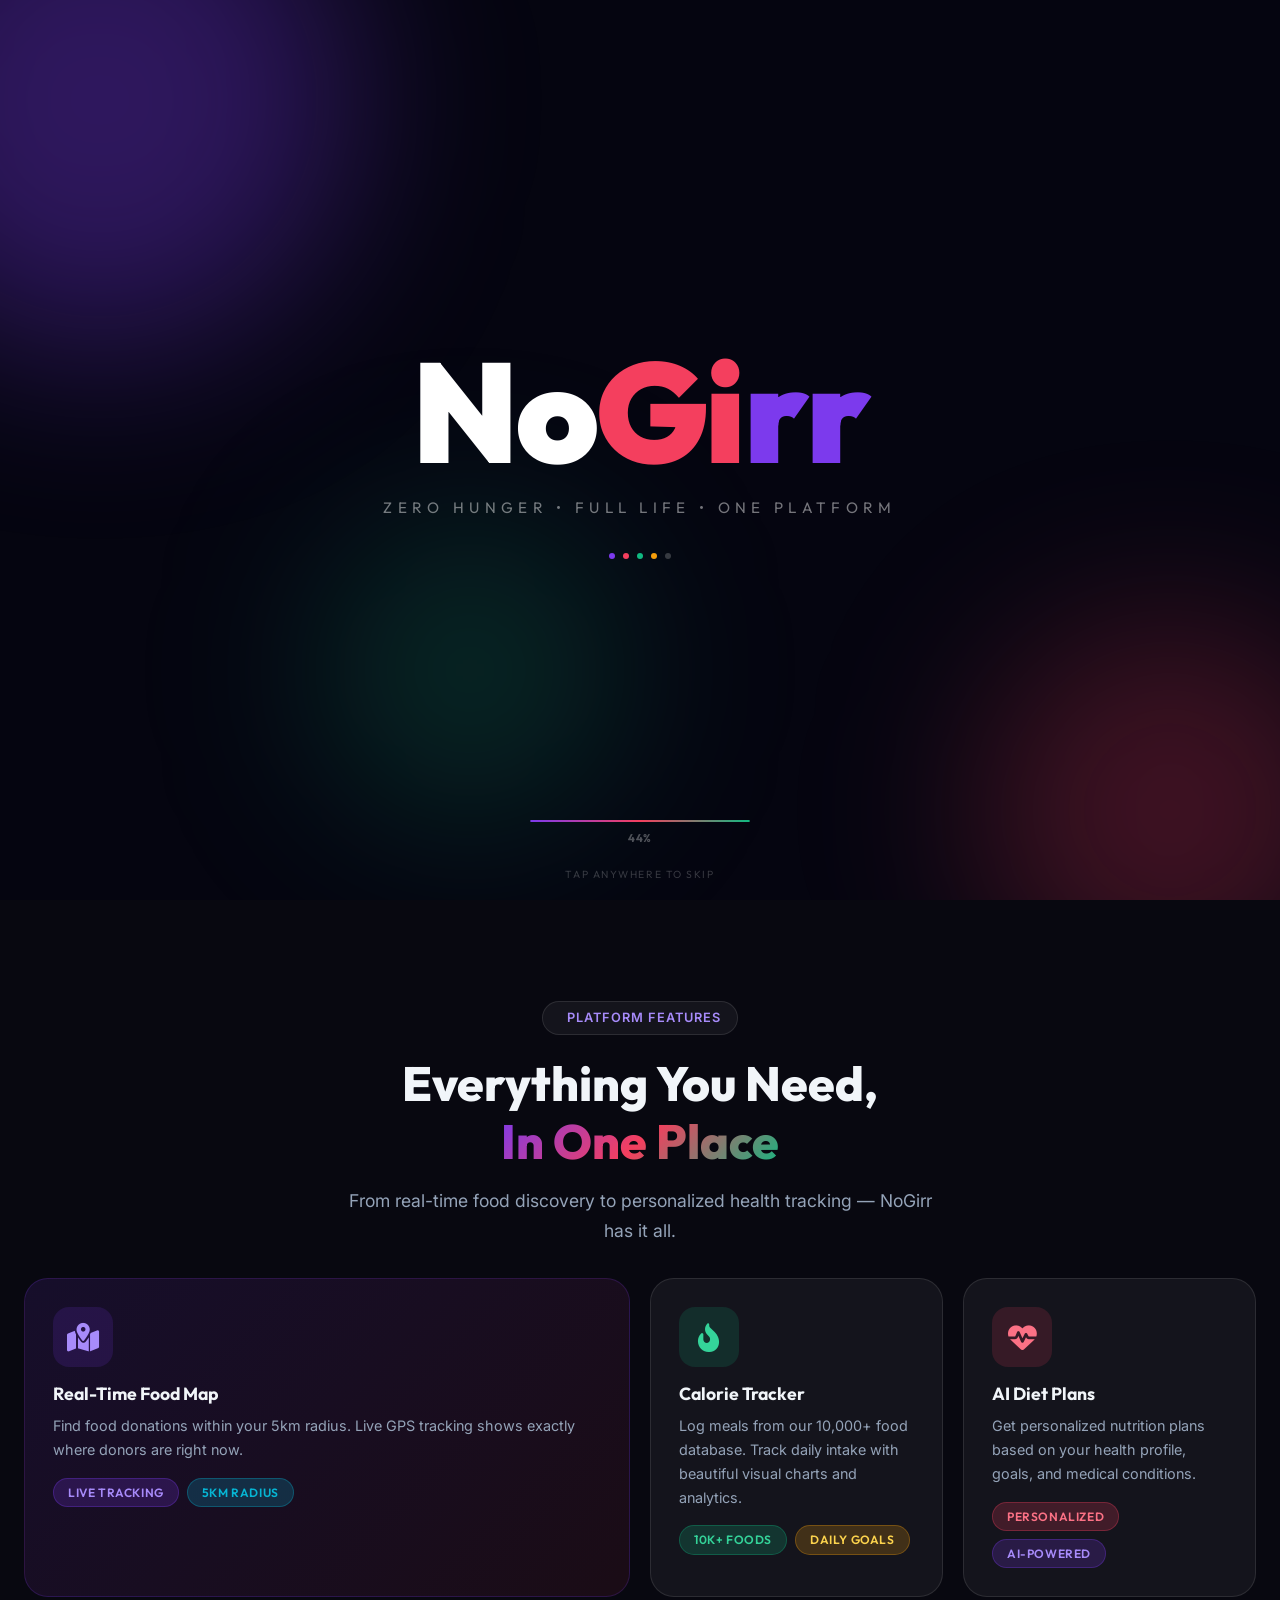
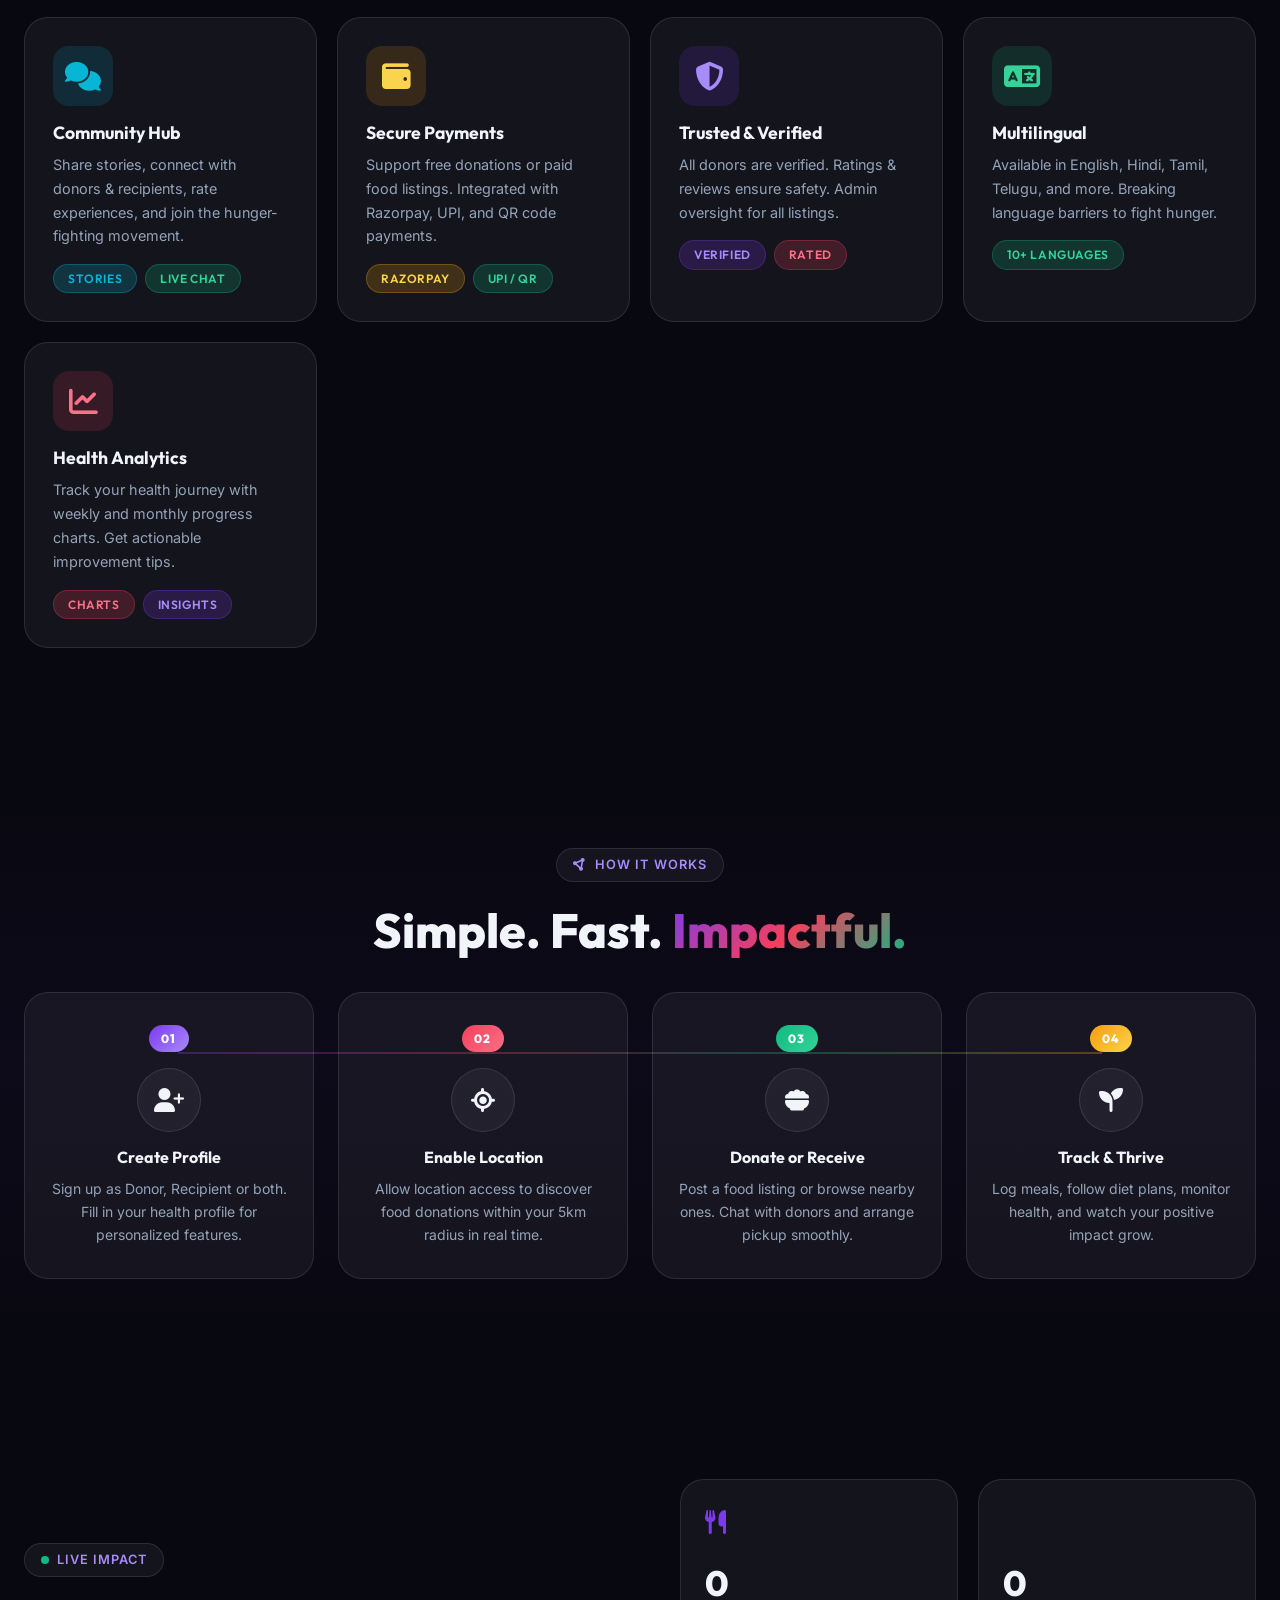
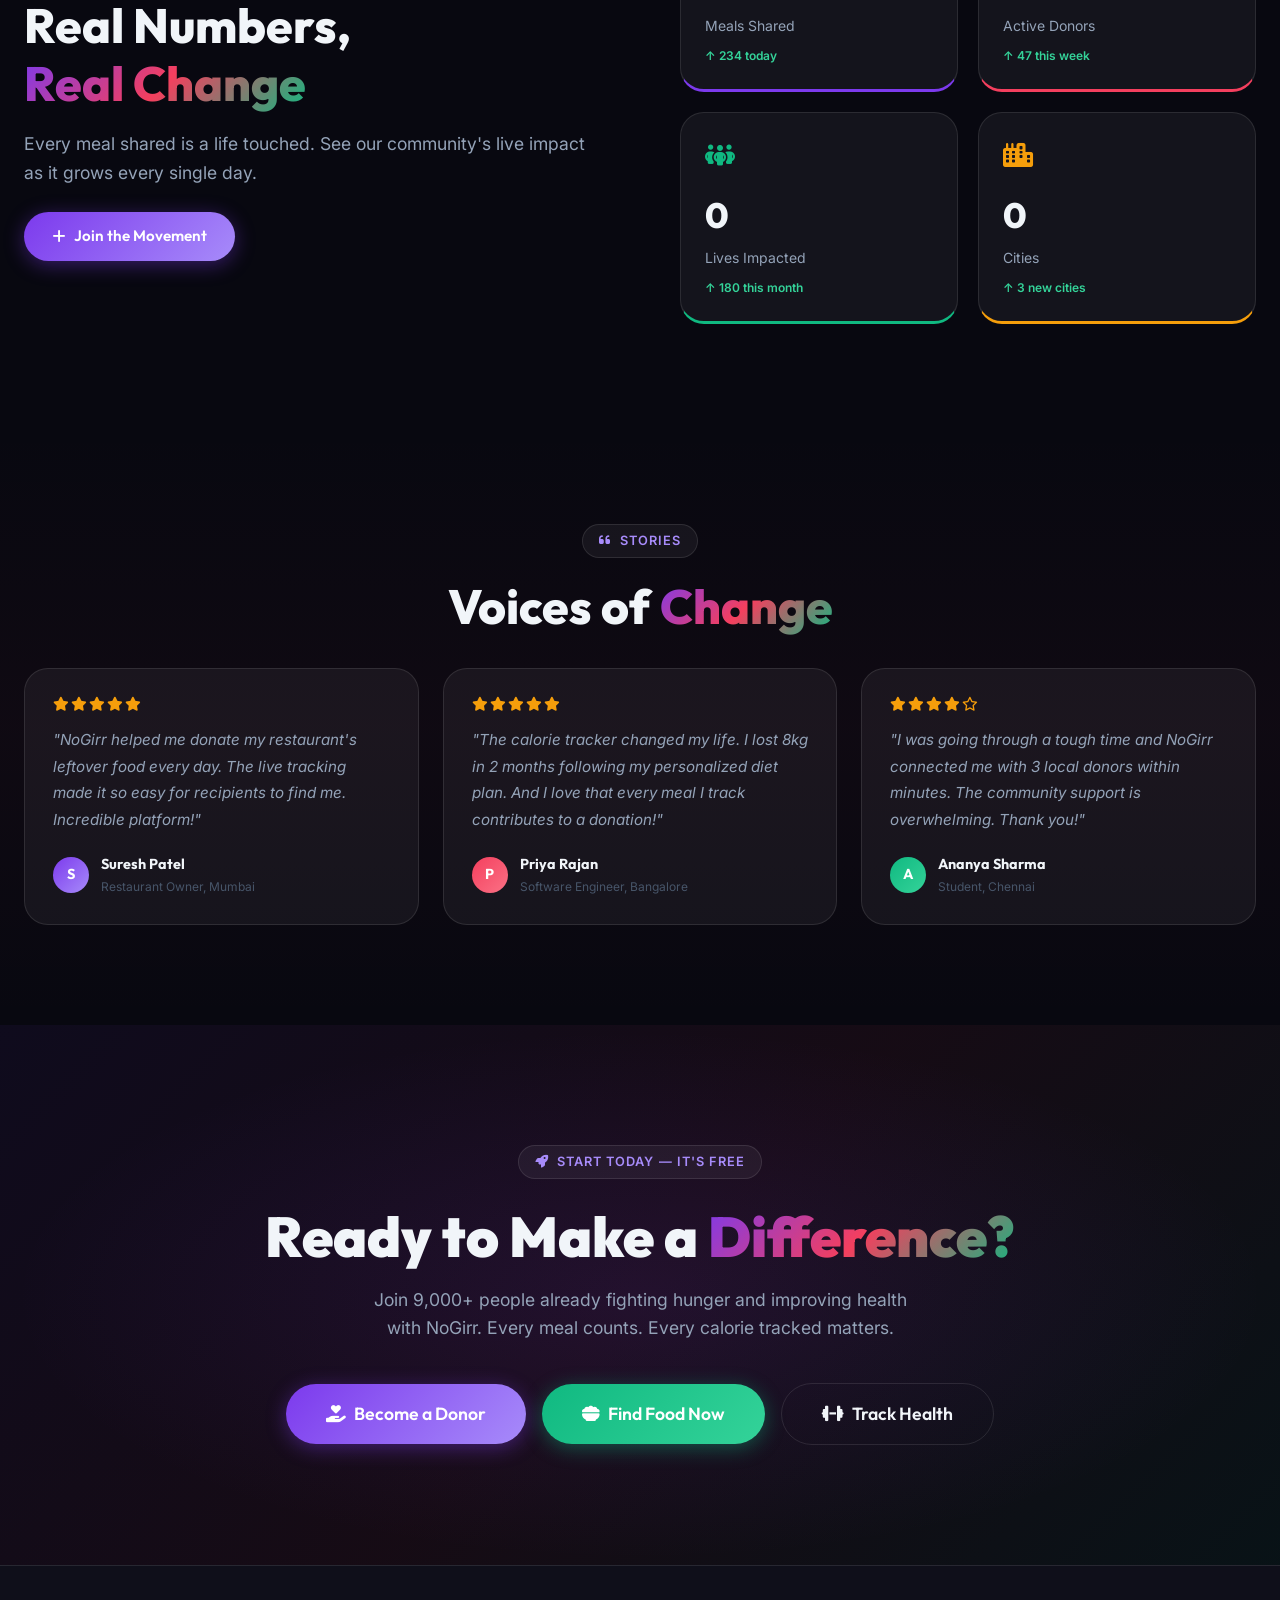
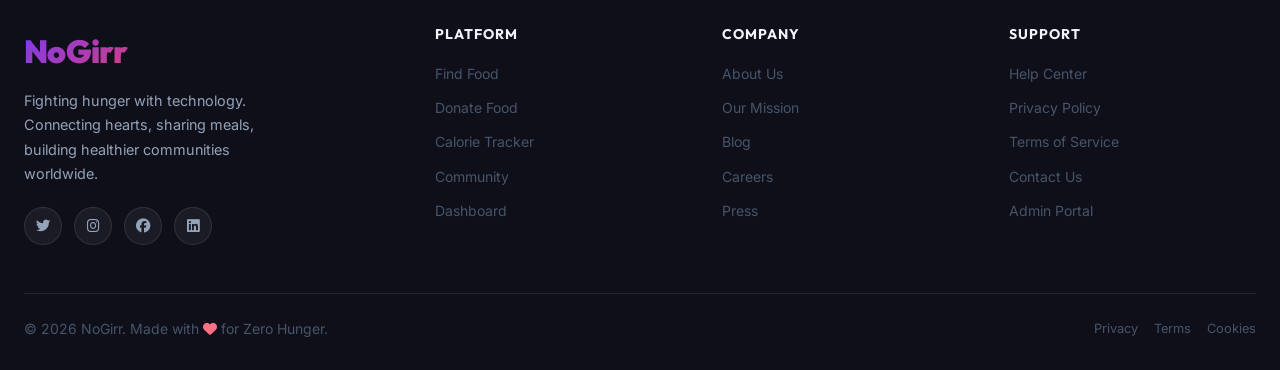
<file: index.html>
<!DOCTYPE html>
<html lang="en">
<head>
  <meta charset="UTF-8"/>
  <meta name="viewport" content="width=device-width, initial-scale=1.0"/>
  <title>NoGirr — Zero Hunger Platform | Food Donation & Health Tracker</title>
  <meta name="description" content="NoGirr is a community-driven food donation platform with real-time tracking, calorie monitoring, and personalized diet plans. Join the zero hunger movement."/>
  <link rel="stylesheet" href="css/style.css"/>
  <link rel="stylesheet" href="css/landing.css"/>
  <link rel="stylesheet" href="https://cdnjs.cloudflare.com/ajax/libs/font-awesome/6.5.0/css/all.min.css"/>
  <link rel="icon" href="data:image/svg+xml,<svg xmlns='http://www.w3.org/2000/svg' viewBox='0 0 100 100'><text y='.9em' font-size='90'>🍀</text></svg>"/>
</head>
<body>

<!-- ════ SPLASH SCREEN ════ -->
<div id="splash" onclick="skipSplash()">
<style>
#splash{position:fixed;inset:0;z-index:99999;background:#050510;display:flex;align-items:center;justify-content:center;overflow:hidden;cursor:pointer;font-family:'Outfit',sans-serif;}
.sp-grid{position:absolute;inset:0;background-image:linear-gradient(rgba(124,58,237,0.08) 1px,transparent 1px),linear-gradient(90deg,rgba(124,58,237,0.08) 1px,transparent 1px);background-size:55px 55px;animation:spGridFade 3.8s ease forwards;}
@keyframes spGridFade{0%,50%{opacity:1}100%{opacity:0}}
.sp-orb{position:absolute;border-radius:50%;filter:blur(90px);animation:spOrbPulse 2.2s ease-in-out infinite alternate;}
.sp-orb1{width:500px;height:500px;background:rgba(124,58,237,0.35);top:-150px;left:-150px;}
.sp-orb2{width:380px;height:380px;background:rgba(244,63,94,0.25);bottom:-100px;right:-80px;animation-delay:.6s;}
.sp-orb3{width:300px;height:300px;background:rgba(16,185,129,0.2);bottom:80px;left:25%;animation-delay:1.1s;}
@keyframes spOrbPulse{from{transform:scale(1);opacity:.6}to{transform:scale(1.25);opacity:1}}
.sp-ring{position:absolute;border-radius:50%;border:1px solid rgba(124,58,237,0.4);animation:spRingExpand 2.5s ease-out forwards;}
.sp-ring:nth-child(1){width:220px;height:220px;animation-delay:.1s;}
.sp-ring:nth-child(2){width:400px;height:400px;animation-delay:.4s;}
.sp-ring:nth-child(3){width:600px;height:600px;animation-delay:.7s;}
.sp-ring:nth-child(4){width:820px;height:820px;animation-delay:1s;}
@keyframes spRingExpand{0%{transform:scale(0);opacity:.9}100%{transform:scale(1.3);opacity:0}}
.sp-scan{position:absolute;left:-100%;right:0;height:2px;background:linear-gradient(90deg,transparent,rgba(124,58,237,0.9),rgba(244,63,94,0.9),transparent);animation:spScan 1.2s ease-in-out forwards;animation-delay:.7s;opacity:0;}
@keyframes spScan{0%{opacity:0;left:-100%}40%{opacity:1}100%{opacity:0;left:100%}}
.sp-logo{font-size:clamp(4.5rem,11vw,9rem);font-weight:900;letter-spacing:-.02em;position:relative;z-index:2;line-height:1;}
.sp-logo span{display:inline-block;opacity:0;animation:spLetterIn .7s cubic-bezier(.34,1.56,.64,1) forwards;}
.sp-logo span:nth-child(1){animation-delay:.25s;color:#fff;}
.sp-logo span:nth-child(2){animation-delay:.4s;color:#fff;}
.sp-logo span:nth-child(3){animation-delay:.55s;color:#f43f5e;}
.sp-logo span:nth-child(4){animation-delay:.7s;color:#f43f5e;}
.sp-logo span:nth-child(5){animation-delay:.85s;color:#7c3aed;}
.sp-logo span:nth-child(6){animation-delay:1s;color:#7c3aed;}
@keyframes spLetterIn{from{opacity:0;transform:translateY(50px) scale(.4) rotate(-15deg)}to{opacity:1;transform:none}}
.sp-tagline{font-size:.95rem;letter-spacing:.35em;text-transform:uppercase;color:rgba(255,255,255,.45);opacity:0;animation:spFadeUp .8s ease forwards;animation-delay:1.35s;margin-top:14px;}
@keyframes spFadeUp{from{opacity:0;transform:translateY(12px)}to{opacity:1;transform:none}}
.sp-dots{display:flex;gap:8px;margin-top:32px;justify-content:center;opacity:0;animation:spFadeUp .6s ease forwards;animation-delay:1.6s;}
.sp-dot{width:6px;height:6px;border-radius:50%;background:rgba(255,255,255,.2);animation:spDotPulse 1.2s ease-in-out infinite alternate;}
.sp-dot:nth-child(1){background:#7c3aed;animation-delay:0s;}
.sp-dot:nth-child(2){background:#f43f5e;animation-delay:.2s;}
.sp-dot:nth-child(3){background:#10b981;animation-delay:.4s;}
.sp-dot:nth-child(4){background:#f59e0b;animation-delay:.6s;}
.sp-dot:nth-child(5){animation-delay:.8s;}
@keyframes spDotPulse{from{transform:scale(1)}to{transform:scale(1.8)}}
.sp-particle{position:absolute;font-size:1.6rem;opacity:0;animation:spFloat 3.5s ease-out forwards;}
@keyframes spFloat{0%{opacity:0;transform:translateY(80px) scale(0) rotate(0)}15%{opacity:.9}85%{opacity:.6}100%{opacity:0;transform:translateY(-180px) scale(1.1) rotate(20deg)}}
.sp-bar-wrap{position:absolute;bottom:52px;left:50%;transform:translateX(-50%);width:220px;text-align:center;}
.sp-bar-track{height:2px;background:rgba(255,255,255,.08);border-radius:4px;overflow:hidden;}
.sp-bar-fill{height:100%;width:0;background:linear-gradient(90deg,#7c3aed,#f43f5e,#10b981);border-radius:4px;animation:spProgress 3s cubic-bezier(.4,0,.2,1) forwards;animation-delay:.4s;}
@keyframes spProgress{to{width:100%}}
.sp-pct{font-size:.7rem;color:rgba(255,255,255,.3);margin-top:8px;font-weight:700;letter-spacing:.05em;}
.sp-skip-label{position:absolute;bottom:16px;font-size:.65rem;color:rgba(255,255,255,.2);letter-spacing:.15em;text-transform:uppercase;}
.sp-exit{animation:spExitAnim .55s ease forwards!important;}
@keyframes spExitAnim{to{opacity:0;transform:scale(1.04)}}
</style>
  <div class="sp-grid"></div>
  <div class="sp-orb sp-orb1"></div>
  <div class="sp-orb sp-orb2"></div>
  <div class="sp-orb sp-orb3"></div>
  <div style="position:absolute;inset:0;display:flex;align-items:center;justify-content:center">
    <div class="sp-ring"></div>
    <div class="sp-ring"></div>
    <div class="sp-ring"></div>
    <div class="sp-ring"></div>
  </div>
  <div class="sp-scan"></div>
  <!-- Food particles -->
  <div class="sp-particle" style="left:8%;bottom:25%;animation-delay:.4s">🍱</div>
  <div class="sp-particle" style="left:18%;bottom:18%;animation-delay:.8s">🥗</div>
  <div class="sp-particle" style="left:32%;bottom:12%;animation-delay:.3s">🍛</div>
  <div class="sp-particle" style="left:50%;bottom:20%;animation-delay:1.1s">🍎</div>
  <div class="sp-particle" style="left:65%;bottom:15%;animation-delay:.6s">🌮</div>
  <div class="sp-particle" style="left:78%;bottom:22%;animation-delay:.9s">🥑</div>
  <div class="sp-particle" style="left:88%;bottom:18%;animation-delay:1.3s">🍕</div>
  <div class="sp-particle" style="left:42%;bottom:8%;animation-delay:.5s">🫐</div>
  <div class="sp-particle" style="left:73%;bottom:28%;animation-delay:1.5s">🥕</div>
  <!-- Center -->
  <div style="position:relative;z-index:5;text-align:center;">
    <div class="sp-logo">
      <span>N</span><span>o</span><span>G</span><span>i</span><span>r</span><span>r</span>
    </div>
    <div class="sp-tagline">Zero Hunger &bull; Full Life &bull; One Platform</div>
    <div class="sp-dots">
      <div class="sp-dot"></div><div class="sp-dot"></div><div class="sp-dot"></div>
      <div class="sp-dot"></div><div class="sp-dot"></div>
    </div>
  </div>
  <!-- Progress bar -->
  <div class="sp-bar-wrap">
    <div class="sp-bar-track"><div class="sp-bar-fill"></div></div>
    <div class="sp-pct" id="sp-pct">0%</div>
  </div>
  <div class="sp-skip-label">Tap anywhere to skip</div>
</div>

<!-- ════ NAVBAR ════ -->
<nav class="navbar" id="navbar">
  <div class="container navbar-inner">
    <a href="index.html" class="navbar-logo">No<span style="color:var(--rose-light)">Girr</span></a>
    <ul class="navbar-nav">
      <li><a href="#features" class="nav-link">Features</a></li>
      <li><a href="#how-it-works" class="nav-link">How It Works</a></li>
      <li><a href="pages/find-food.html" class="nav-link">Find Food</a></li>
      <li><a href="pages/calorie-tracker.html" class="nav-link">Health</a></li>
      <li><a href="pages/community.html" class="nav-link">Community</a></li>
    </ul>
    <div class="navbar-actions">
      <div class="lang-switcher" id="langBtn" onclick="cycleLang()" title="Change Language">
        <i class="fa-solid fa-globe"></i> <span id="langLabel">EN</span>
      </div>
      <a href="pages/auth.html" class="btn btn-ghost btn-sm">Login</a>
      <a href="pages/auth.html" class="btn btn-primary btn-sm">Get Started</a>
      <div class="hamburger" id="hamburger" onclick="toggleMenu()">
        <span></span><span></span><span></span>
      </div>
    </div>
  </div>
</nav>

<!-- Mobile Menu -->
<div class="mobile-menu" id="mobileMenu">
  <a href="#features" onclick="toggleMenu()">Features</a>
  <a href="#how-it-works" onclick="toggleMenu()">How It Works</a>
  <a href="pages/find-food.html">Find Food</a>
  <a href="pages/calorie-tracker.html">Health</a>
  <a href="pages/community.html">Community</a>
  <a href="pages/auth.html" class="btn btn-primary w-full text-center mt-4">Get Started</a>
</div>

<!-- ════ HERO ════ -->
<section class="hero-section" id="hero">
  <div class="hero-bg-canvas" id="hero-canvas-wrap">
    <canvas id="hero-particles"></canvas>
  </div>
  <div class="hero-gradient"></div>

  <div class="container hero-inner">
    <div class="hero-text-block">
      <div class="section-tag hero-tag animate-on-scroll">
        <span class="live-dot"></span> Live Platform &bull; Real-Time Tracking
      </div>
      <h1 class="hero-title animate-on-scroll" id="hero-title">
        Share Food,<br/>
        <span class="text-gradient">Save Lives.</span><br/>
        Stay Healthy.
      </h1>
      <p class="hero-desc animate-on-scroll">
        NoGirr connects food donors with those in need — within your 5km radius. 
        Track calories, get AI-powered diet plans, and join a community fighting hunger together.
      </p>
      <div class="hero-actions animate-on-scroll">
        <a href="pages/auth.html" class="btn btn-primary btn-lg">
          <i class="fa-solid fa-heart"></i> Start Donating
        </a>
        <a href="pages/find-food.html" class="btn btn-ghost btn-lg">
          <i class="fa-solid fa-map-location-dot"></i> Find Food Near Me
        </a>
      </div>
      <div class="hero-stats animate-on-scroll">
        <div class="hero-stat">
          <span class="hero-stat-num" data-target="12500">0</span>
          <span class="hero-stat-label">Meals Donated</span>
        </div>
        <div class="hero-stat-divider"></div>
        <div class="hero-stat">
          <span class="hero-stat-num" data-target="3800">0</span>
          <span class="hero-stat-label">Active Donors</span>
        </div>
        <div class="hero-stat-divider"></div>
        <div class="hero-stat">
          <span class="hero-stat-num" data-target="48">0</span>
          <span class="hero-stat-label">Cities</span>
        </div>
      </div>
    </div>

    <div class="hero-visual animate-on-scroll">
      <div class="hero-card-stack">
        <!-- Floating Dashboard Preview Card -->
        <div class="preview-card main-card animate-float" style="animation-delay:0s">
          <div class="preview-header">
            <div class="preview-avatar">RK</div>
            <div>
              <div class="preview-name">Rajan Kumar</div>
              <div class="preview-role badge badge-emerald"><span class="live-dot"></span> Donating Live</div>
            </div>
          </div>
          <div class="preview-food">
            <div class="preview-food-icon">🍱</div>
            <div>
              <div class="preview-food-name">Biryani (serves 8)</div>
              <div class="preview-food-meta"><i class="fa-solid fa-location-dot" style="color:var(--rose-light)"></i> 1.2 km away &bull; <span class="badge badge-free" style="font-size:0.65rem">FREE</span></div>
            </div>
          </div>
          <div class="preview-map-mini">
            <div class="preview-map-dot"></div>
            <div class="preview-map-pulse"></div>
            <div class="preview-map-grid"></div>
            <span class="preview-map-label">Live Location</span>
          </div>
          <button class="btn btn-emerald btn-sm w-full" style="justify-content:center;margin-top:12px">
            <i class="fa-solid fa-route"></i> Navigate Now
          </button>
        </div>

        <!-- Calorie Card -->
        <div class="preview-card calorie-card animate-float" style="animation-delay:0.5s">
          <div style="font-size:0.8rem;font-weight:700;margin-bottom:12px;font-family:var(--font-main);">Today's Calories</div>
          <div class="calorie-mini-ring">
            <svg width="80" height="80" viewBox="0 0 80 80">
              <circle cx="40" cy="40" r="30" fill="none" stroke="rgba(255,255,255,0.08)" stroke-width="8"/>
              <circle cx="40" cy="40" r="30" fill="none" stroke="url(#cal-grad)" stroke-width="8"
                stroke-dasharray="188" stroke-dashoffset="60" stroke-linecap="round"
                transform="rotate(-90 40 40)"/>
              <defs>
                <linearGradient id="cal-grad" x1="0%" y1="0%" x2="100%" y2="0%">
                  <stop offset="0%" stop-color="#7c3aed"/>
                  <stop offset="100%" stop-color="#10b981"/>
                </linearGradient>
              </defs>
            </svg>
            <div class="calorie-mini-text">
              <span style="font-family:var(--font-main);font-weight:800;font-size:0.9rem">1240</span>
              <span style="font-size:0.6rem;color:var(--text-muted)">/ 2000</span>
            </div>
          </div>
          <div style="font-size:0.75rem;color:var(--emerald-light);text-align:center;margin-top:8px">✓ On Track</div>
        </div>

        <!-- Community Card -->
        <div class="preview-card community-card animate-float" style="animation-delay:1s">
          <div style="font-size:0.75rem;font-weight:600;color:var(--text-secondary);margin-bottom:8px">Community</div>
          <div class="preview-avatars">
            <div class="avatar avatar-sm" style="background:var(--gradient-purple);position:relative;left:0">A</div>
            <div class="avatar avatar-sm" style="background:var(--gradient-rose);position:relative;left:-12px">S</div>
            <div class="avatar avatar-sm" style="background:var(--gradient-emerald);position:relative;left:-24px">M</div>
            <div class="avatar avatar-sm" style="background:var(--gradient-amber);position:relative;left:-36px">+8</div>
          </div>
          <div style="font-size:0.8rem;font-weight:700;margin-top:4px">12 donors nearby</div>
        </div>
      </div>
    </div>
  </div>

  <!-- Scroll Indicator -->
  <div class="scroll-indicator">
    <div class="scroll-mouse"><div class="scroll-wheel"></div></div>
    <span>Scroll to explore</span>
  </div>
</section>

<!-- ════ FEATURES ════ -->
<section class="section" id="features">
  <div class="container">
    <div class="text-center mb-8">
      <div class="section-tag" style="display:inline-flex">
        <i class="fa-solid fa-stars"></i> Platform Features
      </div>
      <h2 class="section-title">Everything You Need,<br/><span class="text-gradient">In One Place</span></h2>
      <p class="section-desc" style="margin:0 auto">From real-time food discovery to personalized health tracking — NoGirr has it all.</p>
    </div>

    <div class="features-grid">
      <div class="feature-card feature-highlight animate-on-scroll">
        <div class="feature-icon-wrap" style="background:rgba(124,58,237,0.15)">
          <i class="fa-solid fa-map-location-dot" style="color:var(--purple-light);font-size:1.8rem"></i>
        </div>
        <h3>Real-Time Food Map</h3>
        <p>Find food donations within your 5km radius. Live GPS tracking shows exactly where donors are right now.</p>
        <div class="feature-tags">
          <span class="badge badge-purple">Live Tracking</span>
          <span class="badge badge-cyan">5km Radius</span>
        </div>
      </div>

      <div class="feature-card animate-on-scroll" style="animation-delay:0.1s">
        <div class="feature-icon-wrap" style="background:rgba(16,185,129,0.15)">
          <i class="fa-solid fa-fire-flame-curved" style="color:var(--emerald-light);font-size:1.8rem"></i>
        </div>
        <h3>Calorie Tracker</h3>
        <p>Log meals from our 10,000+ food database. Track daily intake with beautiful visual charts and analytics.</p>
        <div class="feature-tags">
          <span class="badge badge-emerald">10K+ Foods</span>
          <span class="badge badge-amber">Daily Goals</span>
        </div>
      </div>

      <div class="feature-card animate-on-scroll" style="animation-delay:0.2s">
        <div class="feature-icon-wrap" style="background:rgba(244,63,94,0.15)">
          <i class="fa-solid fa-heart-pulse" style="color:var(--rose-light);font-size:1.8rem"></i>
        </div>
        <h3>AI Diet Plans</h3>
        <p>Get personalized nutrition plans based on your health profile, goals, and medical conditions.</p>
        <div class="feature-tags">
          <span class="badge badge-rose">Personalized</span>
          <span class="badge badge-purple">AI-Powered</span>
        </div>
      </div>

      <div class="feature-card animate-on-scroll" style="animation-delay:0.3s">
        <div class="feature-icon-wrap" style="background:rgba(6,182,212,0.15)">
          <i class="fa-solid fa-comments" style="color:var(--cyan);font-size:1.8rem"></i>
        </div>
        <h3>Community Hub</h3>
        <p>Share stories, connect with donors & recipients, rate experiences, and join the hunger-fighting movement.</p>
        <div class="feature-tags">
          <span class="badge badge-cyan">Stories</span>
          <span class="badge badge-emerald">Live Chat</span>
        </div>
      </div>

      <div class="feature-card animate-on-scroll" style="animation-delay:0.4s">
        <div class="feature-icon-wrap" style="background:rgba(245,158,11,0.15)">
          <i class="fa-solid fa-wallet" style="color:var(--amber-light);font-size:1.8rem"></i>
        </div>
        <h3>Secure Payments</h3>
        <p>Support free donations or paid food listings. Integrated with Razorpay, UPI, and QR code payments.</p>
        <div class="feature-tags">
          <span class="badge badge-amber">Razorpay</span>
          <span class="badge badge-emerald">UPI / QR</span>
        </div>
      </div>

      <div class="feature-card animate-on-scroll" style="animation-delay:0.5s">
        <div class="feature-icon-wrap" style="background:rgba(124,58,237,0.15)">
          <i class="fa-solid fa-shield-halved" style="color:var(--purple-light);font-size:1.8rem"></i>
        </div>
        <h3>Trusted & Verified</h3>
        <p>All donors are verified. Ratings & reviews ensure safety. Admin oversight for all listings.</p>
        <div class="feature-tags">
          <span class="badge badge-purple">Verified</span>
          <span class="badge badge-rose">Rated</span>
        </div>
      </div>

      <div class="feature-card animate-on-scroll" style="animation-delay:0.6s">
        <div class="feature-icon-wrap" style="background:rgba(16,185,129,0.15)">
          <i class="fa-solid fa-language" style="color:var(--emerald-light);font-size:1.8rem"></i>
        </div>
        <h3>Multilingual</h3>
        <p>Available in English, Hindi, Tamil, Telugu, and more. Breaking language barriers to fight hunger.</p>
        <div class="feature-tags">
          <span class="badge badge-emerald">10+ Languages</span>
        </div>
      </div>

      <div class="feature-card animate-on-scroll" style="animation-delay:0.7s">
        <div class="feature-icon-wrap" style="background:rgba(244,63,94,0.15)">
          <i class="fa-solid fa-chart-line" style="color:var(--rose-light);font-size:1.8rem"></i>
        </div>
        <h3>Health Analytics</h3>
        <p>Track your health journey with weekly and monthly progress charts. Get actionable improvement tips.</p>
        <div class="feature-tags">
          <span class="badge badge-rose">Charts</span>
          <span class="badge badge-purple">Insights</span>
        </div>
      </div>
    </div>
  </div>
</section>

<!-- ════ HOW IT WORKS ════ -->
<section class="section" id="how-it-works" style="background:linear-gradient(180deg,transparent,rgba(124,58,237,0.04),transparent)">
  <div class="container">
    <div class="text-center mb-8">
      <div class="section-tag" style="display:inline-flex">
        <i class="fa-solid fa-circle-nodes"></i> How It Works
      </div>
      <h2 class="section-title">Simple. Fast. <span class="text-gradient">Impactful.</span></h2>
    </div>

    <div class="steps-container">
      <div class="steps-line"></div>
      <div class="steps-grid">
        <div class="step-card animate-on-scroll">
          <div class="step-number gradient-purple">01</div>
          <div class="step-icon"><i class="fa-solid fa-user-plus"></i></div>
          <h3>Create Profile</h3>
          <p>Sign up as Donor, Recipient or both. Fill in your health profile for personalized features.</p>
        </div>
        <div class="step-card animate-on-scroll" style="animation-delay:0.15s">
          <div class="step-number gradient-rose">02</div>
          <div class="step-icon"><i class="fa-solid fa-location-crosshairs"></i></div>
          <h3>Enable Location</h3>
          <p>Allow location access to discover food donations within your 5km radius in real time.</p>
        </div>
        <div class="step-card animate-on-scroll" style="animation-delay:0.3s">
          <div class="step-number gradient-emerald">03</div>
          <div class="step-icon"><i class="fa-solid fa-bowl-food"></i></div>
          <h3>Donate or Receive</h3>
          <p>Post a food listing or browse nearby ones. Chat with donors and arrange pickup smoothly.</p>
        </div>
        <div class="step-card animate-on-scroll" style="animation-delay:0.45s">
          <div class="step-number gradient-amber">04</div>
          <div class="step-icon"><i class="fa-solid fa-seedling"></i></div>
          <h3>Track & Thrive</h3>
          <p>Log meals, follow diet plans, monitor health, and watch your positive impact grow.</p>
        </div>
      </div>
    </div>
  </div>
</section>

<!-- ════ LIVE IMPACT ════ -->
<section class="section" id="impact">
  <div class="container">
    <div class="impact-wrapper">
      <div class="impact-text animate-on-scroll">
        <div class="section-tag" style="display:inline-flex">
          <span class="live-dot"></span> Live Impact
        </div>
        <h2 class="section-title">Real Numbers,<br/><span class="text-gradient">Real Change</span></h2>
        <p class="section-desc">Every meal shared is a life touched. See our community's live impact as it grows every single day.</p>
        <a href="pages/auth.html" class="btn btn-primary mt-6">
          <i class="fa-solid fa-plus"></i> Join the Movement
        </a>
      </div>
      <div class="impact-stats animate-on-scroll" style="animation-delay:0.2s">
        <div class="impact-stat-card" style="--accent:var(--purple)">
          <div class="impact-icon"><i class="fa-solid fa-utensils"></i></div>
          <div class="impact-number counter" data-target="12584">0</div>
          <div class="impact-label">Meals Shared</div>
          <div class="impact-trend">↑ 234 today</div>
        </div>
        <div class="impact-stat-card" style="--accent:var(--rose)">
          <div class="impact-icon"><i class="fa-solid fa-hands-holding-heart"></i></div>
          <div class="impact-number counter" data-target="3821">0</div>
          <div class="impact-label">Active Donors</div>
          <div class="impact-trend">↑ 47 this week</div>
        </div>
        <div class="impact-stat-card" style="--accent:var(--emerald)">
          <div class="impact-icon"><i class="fa-solid fa-people-group"></i></div>
          <div class="impact-number counter" data-target="9246">0</div>
          <div class="impact-label">Lives Impacted</div>
          <div class="impact-trend">↑ 180 this month</div>
        </div>
        <div class="impact-stat-card" style="--accent:var(--amber)">
          <div class="impact-icon"><i class="fa-solid fa-city"></i></div>
          <div class="impact-number counter" data-target="48">0</div>
          <div class="impact-label">Cities</div>
          <div class="impact-trend">↑ 3 new cities</div>
        </div>
      </div>
    </div>
  </div>
</section>

<!-- ════ TESTIMONIALS ════ -->
<section class="section" id="testimonials" style="background:linear-gradient(180deg,transparent,rgba(244,63,94,0.03),transparent)">
  <div class="container">
    <div class="text-center mb-8">
      <div class="section-tag" style="display:inline-flex">
        <i class="fa-solid fa-quote-left"></i> Stories
      </div>
      <h2 class="section-title">Voices of <span class="text-gradient">Change</span></h2>
    </div>
    <div class="testimonials-grid">
      <div class="testimonial-card animate-on-scroll">
        <div class="stars"><i class="fa-solid fa-star"></i><i class="fa-solid fa-star"></i><i class="fa-solid fa-star"></i><i class="fa-solid fa-star"></i><i class="fa-solid fa-star"></i></div>
        <p class="testimonial-text">"NoGirr helped me donate my restaurant's leftover food every day. The live tracking made it so easy for recipients to find me. Incredible platform!"</p>
        <div class="testimonial-author">
          <div class="avatar avatar-sm" style="background:var(--gradient-purple)">S</div>
          <div>
            <div class="testimonial-name">Suresh Patel</div>
            <div class="testimonial-role">Restaurant Owner, Mumbai</div>
          </div>
        </div>
      </div>
      <div class="testimonial-card animate-on-scroll" style="animation-delay:0.1s">
        <div class="stars"><i class="fa-solid fa-star"></i><i class="fa-solid fa-star"></i><i class="fa-solid fa-star"></i><i class="fa-solid fa-star"></i><i class="fa-solid fa-star"></i></div>
        <p class="testimonial-text">"The calorie tracker changed my life. I lost 8kg in 2 months following my personalized diet plan. And I love that every meal I track contributes to a donation!"</p>
        <div class="testimonial-author">
          <div class="avatar avatar-sm" style="background:var(--gradient-rose)">P</div>
          <div>
            <div class="testimonial-name">Priya Rajan</div>
            <div class="testimonial-role">Software Engineer, Bangalore</div>
          </div>
        </div>
      </div>
      <div class="testimonial-card animate-on-scroll" style="animation-delay:0.2s">
        <div class="stars"><i class="fa-solid fa-star"></i><i class="fa-solid fa-star"></i><i class="fa-solid fa-star"></i><i class="fa-solid fa-star"></i><i class="fa-regular fa-star"></i></div>
        <p class="testimonial-text">"I was going through a tough time and NoGirr connected me with 3 local donors within minutes. The community support is overwhelming. Thank you!"</p>
        <div class="testimonial-author">
          <div class="avatar avatar-sm" style="background:var(--gradient-emerald)">A</div>
          <div>
            <div class="testimonial-name">Ananya Sharma</div>
            <div class="testimonial-role">Student, Chennai</div>
          </div>
        </div>
      </div>
    </div>
  </div>
</section>

<!-- ════ CTA BANNER ════ -->
<section class="cta-section">
  <div class="cta-bg"></div>
  <div class="container text-center">
    <div class="cta-content animate-on-scroll">
      <div class="section-tag" style="display:inline-flex;margin-bottom:24px">
        <i class="fa-solid fa-rocket"></i> Start Today — It's Free
      </div>
      <h2 style="font-size:clamp(2rem,5vw,3.5rem);font-weight:900;font-family:var(--font-main);margin-bottom:16px">
        Ready to Make a <span class="text-gradient">Difference?</span>
      </h2>
      <p style="color:var(--text-secondary);font-size:1.1rem;max-width:560px;margin:0 auto 40px">
        Join 9,000+ people already fighting hunger and improving health with NoGirr. 
        Every meal counts. Every calorie tracked matters.
      </p>
      <div class="flex-center gap-4" style="flex-wrap:wrap">
        <a href="pages/auth.html?role=donor" class="btn btn-primary btn-lg">
          <i class="fa-solid fa-hand-holding-heart"></i> Become a Donor
        </a>
        <a href="pages/auth.html?role=recipient" class="btn btn-emerald btn-lg">
          <i class="fa-solid fa-bowl-food"></i> Find Food Now
        </a>
        <a href="pages/calorie-tracker.html" class="btn btn-ghost btn-lg">
          <i class="fa-solid fa-dumbbell"></i> Track Health
        </a>
      </div>
    </div>
  </div>
</section>

<!-- ════ FOOTER ════ -->
<footer class="footer">
  <div class="container">
    <div class="footer-grid">
      <div class="footer-brand">
        <div class="navbar-logo" style="font-size:2rem;margin-bottom:12px">No<span style="color:var(--rose-light)">Girr</span></div>
        <p style="color:var(--text-secondary);font-size:0.9rem;line-height:1.7;max-width:280px">Fighting hunger with technology. Connecting hearts, sharing meals, building healthier communities worldwide.</p>
        <div class="footer-socials">
          <a href="#" class="social-link"><i class="fa-brands fa-twitter"></i></a>
          <a href="#" class="social-link"><i class="fa-brands fa-instagram"></i></a>
          <a href="#" class="social-link"><i class="fa-brands fa-facebook"></i></a>
          <a href="#" class="social-link"><i class="fa-brands fa-linkedin"></i></a>
        </div>
      </div>
      <div class="footer-links-col">
        <h4>Platform</h4>
        <a href="pages/find-food.html">Find Food</a>
        <a href="pages/donate.html">Donate Food</a>
        <a href="pages/calorie-tracker.html">Calorie Tracker</a>
        <a href="pages/community.html">Community</a>
        <a href="pages/dashboard.html">Dashboard</a>
      </div>
      <div class="footer-links-col">
        <h4>Company</h4>
        <a href="#">About Us</a>
        <a href="#">Our Mission</a>
        <a href="#">Blog</a>
        <a href="#">Careers</a>
        <a href="#">Press</a>
      </div>
      <div class="footer-links-col">
        <h4>Support</h4>
        <a href="#">Help Center</a>
        <a href="#">Privacy Policy</a>
        <a href="#">Terms of Service</a>
        <a href="#">Contact Us</a>
        <a href="pages/admin.html">Admin Portal</a>
      </div>
    </div>
    <div class="footer-bottom">
      <span>© 2026 NoGirr. Made with <i class="fa-solid fa-heart" style="color:var(--rose-light)"></i> for Zero Hunger.</span>
      <div class="flex" style="gap:16px;flex-wrap:wrap">
        <a href="#" style="color:var(--text-muted);font-size:0.8rem">Privacy</a>
        <a href="#" style="color:var(--text-muted);font-size:0.8rem">Terms</a>
        <a href="#" style="color:var(--text-muted);font-size:0.8rem">Cookies</a>
      </div>
    </div>
  </div>
</footer>

<!-- Toast Container -->
<div class="toast-container" id="toastContainer"></div>

<!-- Scripts -->
<script src="js/app.js"></script>
<script src="js/landing.js"></script>
<script>
  // Animate percentage counter
  (function(){
    var el = document.getElementById('sp-pct');
    if (!el) return;
    var duration = 3000, start = null;
    setTimeout(function(){
      function tick(ts){
        if (!start) start = ts;
        var p = Math.min(100, Math.floor(((ts - start) / duration) * 100));
        el.textContent = p + '%';
        if (p < 100) requestAnimationFrame(tick);
      }
      requestAnimationFrame(tick);
    }, 400);
  })();

  // Skip splash
  function skipSplash() {
    var s = document.getElementById('splash');
    if (!s || s._gone) return;
    s._gone = true;
    s.classList.add('sp-exit');
    setTimeout(function() {
      s.style.display = 'none';
      document.body.style.overflow = '';
      if (typeof initHeroParticles === 'function') initHeroParticles();
      if (typeof initScrollAnimations === 'function') initScrollAnimations();
      if (typeof initCounters === 'function') initCounters();
    }, 560);
  }

  // Auto-skip after 3.5s
  setTimeout(skipSplash, 3500);
</script>
</body>
</html>
</file>
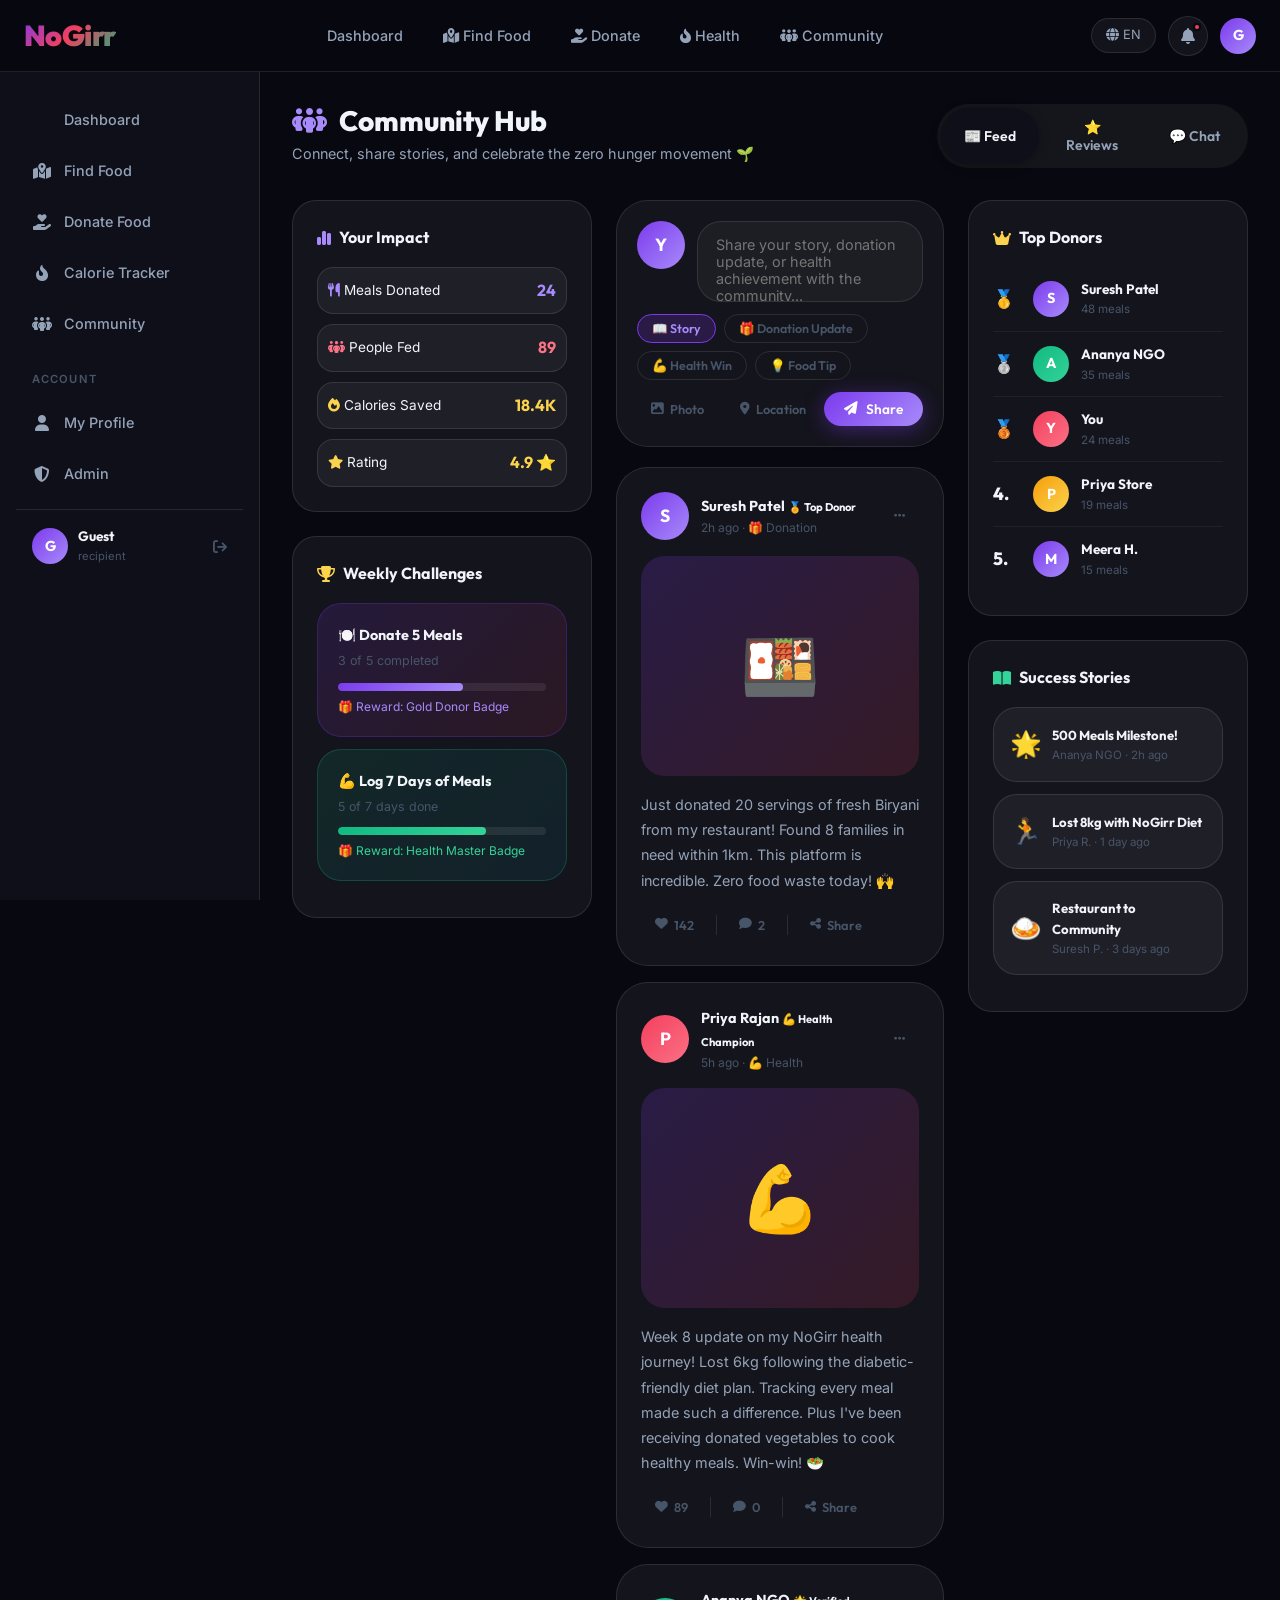
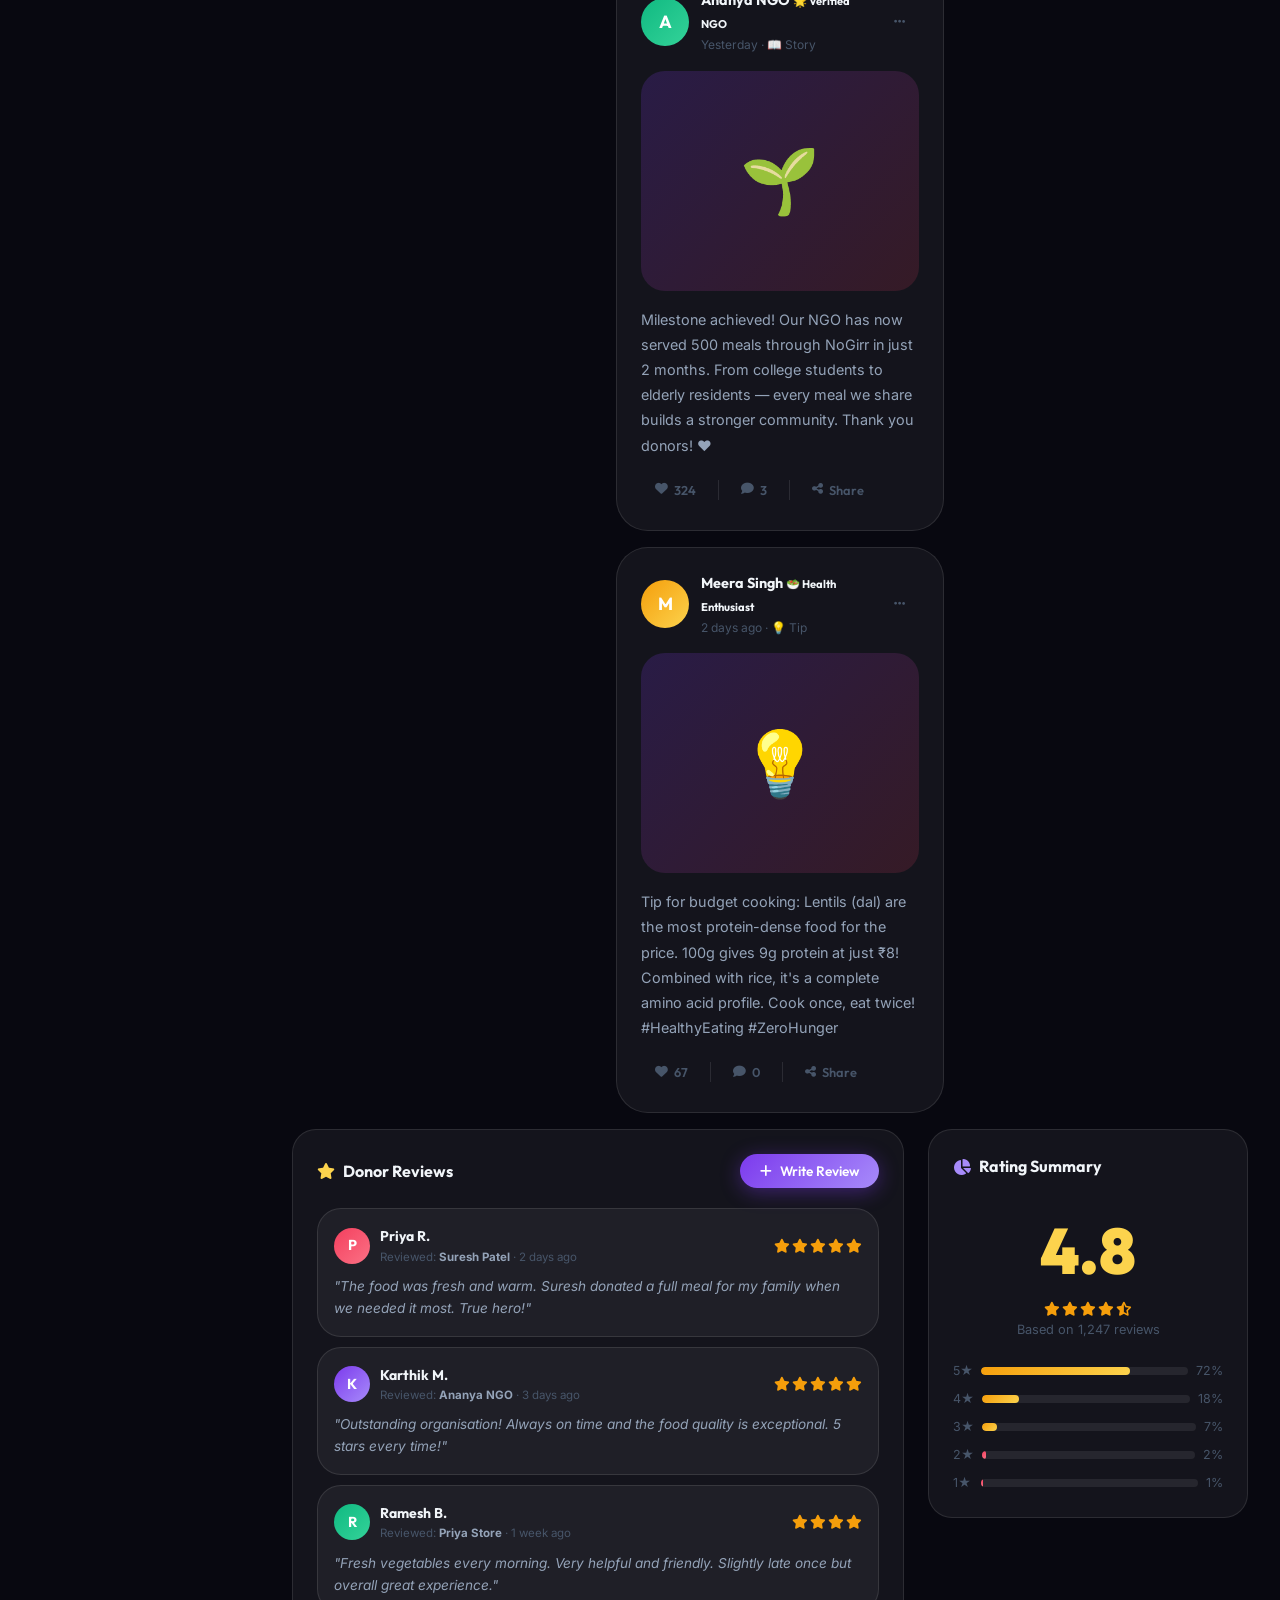
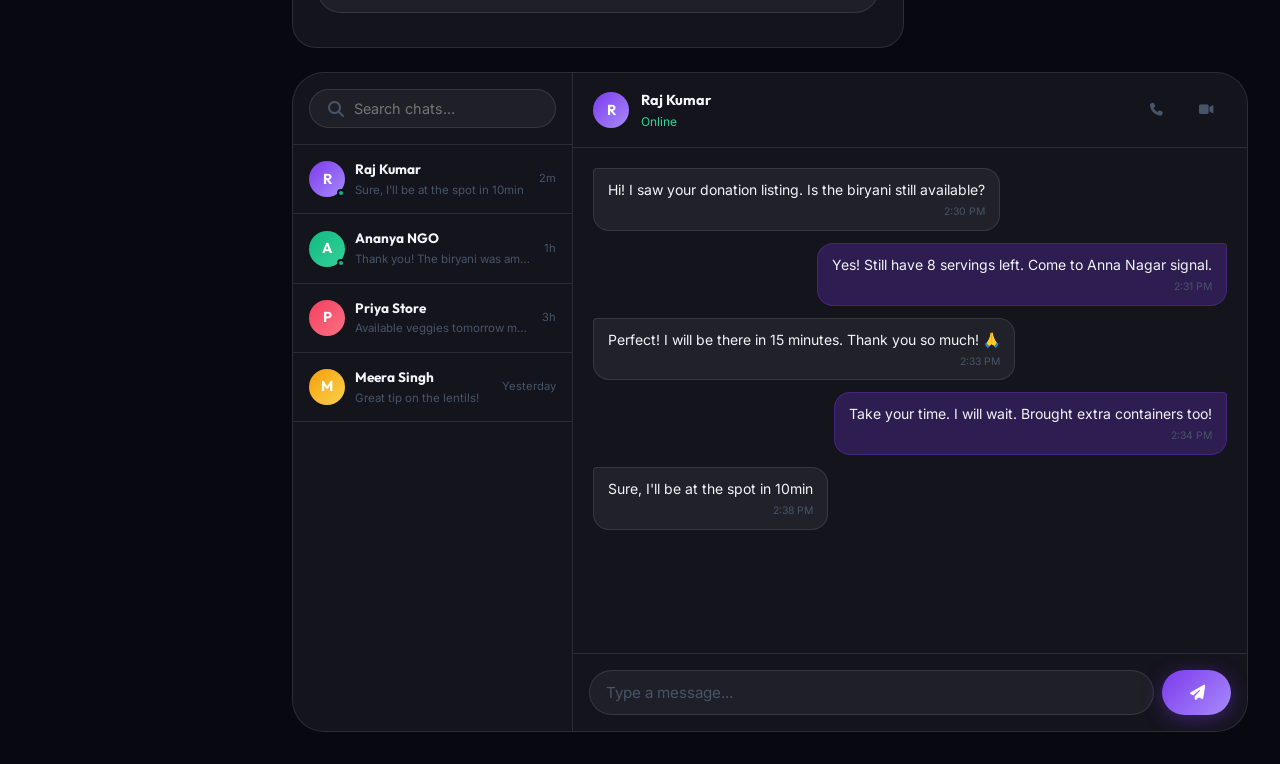
<file: pages/community.html>
<!DOCTYPE html>
<html lang="en">
<head>
  <meta charset="UTF-8"/>
  <meta name="viewport" content="width=device-width, initial-scale=1.0"/>
  <title>NoGirr — Community Hub</title>
  <link rel="stylesheet" href="../css/style.css"/>
  <link rel="stylesheet" href="../css/app.css"/>
  <link rel="stylesheet" href="https://cdnjs.cloudflare.com/ajax/libs/font-awesome/6.5.0/css/all.min.css"/>
  <style>
    .community-layout { display:grid; grid-template-columns:300px 1fr 280px; gap:24px; }
    .post-card { background:var(--glass); border:1px solid var(--glass-border); border-radius:var(--radius-xl); padding:24px; margin-bottom:16px; transition:var(--transition); }
    .post-card:hover { border-color:rgba(124,58,237,0.25); }
    .post-header { display:flex; align-items:center; gap:12px; margin-bottom:16px; }
    .post-meta { flex:1; }
    .post-name { font-family:var(--font-main); font-weight:700; font-size:0.9rem; }
    .post-time { font-size:0.75rem; color:var(--text-muted); }
    .post-badge { font-size:0.7rem; }
    .post-content { font-size:0.9rem; color:var(--text-secondary); line-height:1.75; margin-bottom:16px; }
    .post-image { width:100%; height:220px; object-fit:cover; border-radius:var(--radius-lg); margin-bottom:16px; background:linear-gradient(135deg,rgba(124,58,237,0.2),rgba(244,63,94,0.15)); display:flex; align-items:center; justify-content:center; font-size:4rem; }
    .post-actions { display:flex; align-items:center; gap:4px; }
    .post-action-btn { display:flex; align-items:center; gap:6px; padding:8px 14px; border-radius:var(--radius-full); color:var(--text-muted); font-size:0.8rem; font-weight:600; cursor:pointer; transition:var(--transition); background:transparent; border:none; font-family:var(--font-main); }
    .post-action-btn:hover { background:var(--glass); color:var(--text-primary); }
    .post-action-btn.liked { color:var(--rose-light); }
    .post-divider { width:1px; height:20px; background:var(--glass-border); margin:0 4px; }
    .comment-section { border-top:1px solid var(--glass-border); margin-top:16px; padding-top:16px; display:none; }
    .comment-section.open { display:block; }
    .comment-item { display:flex; gap:10px; margin-bottom:12px; }
    .comment-bubble { background:rgba(255,255,255,0.04); border-radius:0 var(--radius-md) var(--radius-md) var(--radius-md); padding:10px 14px; flex:1; }
    .comment-author { font-weight:700; font-size:0.78rem; font-family:var(--font-main); margin-bottom:4px; }
    .comment-text { font-size:0.82rem; color:var(--text-secondary); line-height:1.5; }
    .comment-input-row { display:flex; gap:8px; margin-top:12px; }
    .comment-input-row input { flex:1; background:rgba(255,255,255,0.05); border:1px solid var(--glass-border); border-radius:var(--radius-full); padding:10px 16px; color:var(--text-primary); font-size:0.82rem; }
    .leaderboard-item { display:flex; align-items:center; gap:12px; padding:12px 0; border-bottom:1px solid rgba(255,255,255,0.05); }
    .leaderboard-item:last-child { border-bottom:none; }
    .leaderboard-rank { font-family:var(--font-main); font-weight:800; font-size:1.1rem; min-width:28px; }
    .story-card { background:var(--glass); border:1px solid var(--glass-border); border-radius:var(--radius-lg); padding:16px; margin-bottom:12px; cursor:pointer; transition:var(--transition); }
    .story-card:hover { border-color:rgba(124,58,237,0.3); transform:translateX(4px); }
    .create-post-box { background:var(--glass); border:1px solid var(--glass-border); border-radius:var(--radius-xl); padding:20px; margin-bottom:20px; }
    .create-post-input { width:100%; background:rgba(255,255,255,0.04); border:1px solid var(--glass-border); border-radius:var(--radius-lg); padding:14px 18px; color:var(--text-primary); font-size:0.9rem; resize:none; transition:var(--transition); font-family:var(--font-body); }
    .create-post-input:focus { border-color:var(--purple-light); background:rgba(124,58,237,0.04); box-shadow:0 0 0 3px rgba(124,58,237,0.1); }
    .post-type-pills { display:flex; gap:8px; margin:12px 0; flex-wrap:wrap; }
    .post-type-pill { padding:6px 14px; border-radius:var(--radius-full); font-size:0.78rem; font-weight:600; border:1px solid var(--glass-border); color:var(--text-muted); cursor:pointer; transition:var(--transition); background:transparent; font-family:var(--font-main); }
    .post-type-pill.active { background:rgba(124,58,237,0.2); border-color:var(--purple); color:var(--purple-light); }
    .donor-review { background:var(--glass); border:1px solid var(--glass-border); border-radius:var(--radius-lg); padding:16px; margin-bottom:10px; }
    .challenge-card { background:linear-gradient(135deg,rgba(124,58,237,0.15),rgba(244,63,94,0.1)); border:1px solid rgba(124,58,237,0.25); border-radius:var(--radius-lg); padding:20px; margin-bottom:12px; }
    .challenge-progress { margin-top:12px; }
    @media(max-width:1200px){ .community-layout{grid-template-columns:1fr} .community-layout>:first-child,.community-layout>:last-child{display:none} }
  </style>
</head>
<body>
<nav class="navbar" id="appNavbar"></nav>
<div class="app-layout">
  <aside class="sidebar"><nav class="sidebar-nav" id="appSidebar"></nav><div id="sidebarUser"></div></aside>
  <main class="main-content">
    <div class="page-header">
      <div>
        <h1 class="page-title"><i class="fa-solid fa-people-group" style="color:var(--purple-light)"></i> Community Hub</h1>
        <p class="page-subtitle">Connect, share stories, and celebrate the zero hunger movement 🌱</p>
      </div>
      <div style="display:flex;gap:8px">
        <div class="tabs" style="margin:0">
          <button class="tab-btn active" onclick="switchComTab('feed',this)">📰 Feed</button>
          <button class="tab-btn" onclick="switchComTab('reviews',this)">⭐ Reviews</button>
          <button class="tab-btn" onclick="switchComTab('chat',this)">💬 Chat</button>
        </div>
      </div>
    </div>

    <!-- FEED TAB -->
    <div id="com-feed" class="tab-content active">
      <div class="community-layout">
        <!-- Left: Stats & Challenges -->
        <div>
          <div class="panel mb-6">
            <div class="panel-title mb-4"><i class="fa-solid fa-chart-simple" style="color:var(--purple-light)"></i> Your Impact</div>
            <div style="display:flex;flex-direction:column;gap:10px">
              <div style="display:flex;justify-content:space-between;align-items:center;padding:10px;background:var(--glass);border-radius:var(--radius-md);border:1px solid var(--glass-border)">
                <span style="font-size:0.85rem"><i class="fa-solid fa-utensils" style="color:var(--purple-light)"></i> Meals Donated</span>
                <strong style="font-family:var(--font-main);color:var(--purple-light)">24</strong>
              </div>
              <div style="display:flex;justify-content:space-between;align-items:center;padding:10px;background:var(--glass);border-radius:var(--radius-md);border:1px solid var(--glass-border)">
                <span style="font-size:0.85rem"><i class="fa-solid fa-people-group" style="color:var(--rose-light)"></i> People Fed</span>
                <strong style="font-family:var(--font-main);color:var(--rose-light)">89</strong>
              </div>
              <div style="display:flex;justify-content:space-between;align-items:center;padding:10px;background:var(--glass);border-radius:var(--radius-md);border:1px solid var(--glass-border)">
                <span style="font-size:0.85rem"><i class="fa-solid fa-fire" style="color:var(--amber-light)"></i> Calories Saved</span>
                <strong style="font-family:var(--font-main);color:var(--amber-light)">18.4K</strong>
              </div>
              <div style="display:flex;justify-content:space-between;align-items:center;padding:10px;background:var(--glass);border-radius:var(--radius-md);border:1px solid var(--glass-border)">
                <span style="font-size:0.85rem"><i class="fa-solid fa-star" style="color:var(--amber-light)"></i> Rating</span>
                <strong style="font-family:var(--font-main);color:var(--amber-light)">4.9 ⭐</strong>
              </div>
            </div>
          </div>

          <div class="panel">
            <div class="panel-title mb-4"><i class="fa-solid fa-trophy" style="color:var(--amber-light)"></i> Weekly Challenges</div>
            <div class="challenge-card">
              <div style="font-weight:700;font-family:var(--font-main);font-size:0.9rem;margin-bottom:4px">🍽️ Donate 5 Meals</div>
              <div style="font-size:0.78rem;color:var(--text-muted);margin-bottom:10px">3 of 5 completed</div>
              <div class="challenge-progress">
                <div class="progress-bar"><div class="progress-fill progress-purple" style="width:60%"></div></div>
              </div>
              <div style="font-size:0.75rem;color:var(--purple-light);margin-top:6px">🎁 Reward: Gold Donor Badge</div>
            </div>
            <div class="challenge-card" style="background:linear-gradient(135deg,rgba(16,185,129,0.12),rgba(6,182,212,0.08));border-color:rgba(16,185,129,0.25)">
              <div style="font-weight:700;font-family:var(--font-main);font-size:0.9rem;margin-bottom:4px">💪 Log 7 Days of Meals</div>
              <div style="font-size:0.78rem;color:var(--text-muted);margin-bottom:10px">5 of 7 days done</div>
              <div class="progress-bar"><div class="progress-fill progress-emerald" style="width:71%"></div></div>
              <div style="font-size:0.75rem;color:var(--emerald-light);margin-top:6px">🎁 Reward: Health Master Badge</div>
            </div>
          </div>
        </div>

        <!-- Center: Feed -->
        <div id="postFeed">
          <!-- Create Post -->
          <div class="create-post-box">
            <div style="display:flex;gap:12px;align-items:flex-start;margin-bottom:12px">
              <div class="avatar avatar-md" style="background:var(--gradient-purple);flex-shrink:0">Y</div>
              <textarea class="create-post-input" id="newPostText" rows="3" placeholder="Share your story, donation update, or health achievement with the community..."></textarea>
            </div>
            <div class="post-type-pills">
              <button class="post-type-pill active" onclick="setPostType(this,'story')">📖 Story</button>
              <button class="post-type-pill" onclick="setPostType(this,'donation')">🎁 Donation Update</button>
              <button class="post-type-pill" onclick="setPostType(this,'health')">💪 Health Win</button>
              <button class="post-type-pill" onclick="setPostType(this,'tip')">💡 Food Tip</button>
            </div>
            <div style="display:flex;justify-content:space-between;align-items:center">
              <div style="display:flex;gap:8px">
                <button class="post-action-btn"><i class="fa-solid fa-image"></i> Photo</button>
                <button class="post-action-btn"><i class="fa-solid fa-location-dot"></i> Location</button>
              </div>
              <button class="btn btn-primary btn-sm" onclick="createPost()"><i class="fa-solid fa-paper-plane"></i> Share</button>
            </div>
          </div>

          <!-- Posts Feed -->
          <div id="postsContainer"></div>
        </div>

        <!-- Right: Leaderboard & Stories -->
        <div>
          <div class="panel mb-6">
            <div class="panel-title mb-4"><i class="fa-solid fa-crown" style="color:var(--amber-light)"></i> Top Donors</div>
            <div id="leaderboard"></div>
          </div>
          <div class="panel">
            <div class="panel-title mb-4"><i class="fa-solid fa-book-open" style="color:var(--emerald-light)"></i> Success Stories</div>
            <div id="storiesList"></div>
          </div>
        </div>
      </div>
    </div>

    <!-- REVIEWS TAB -->
    <div id="com-reviews" class="tab-content">
      <div style="display:grid;grid-template-columns:1fr 320px;gap:24px">
        <div>
          <div class="panel mb-6">
            <div class="panel-header">
              <div class="panel-title"><i class="fa-solid fa-star" style="color:var(--amber-light)"></i> Donor Reviews</div>
              <button class="btn btn-primary btn-sm" onclick="openModal('reviewModal')"><i class="fa-solid fa-plus"></i> Write Review</button>
            </div>
            <div id="reviewsList"></div>
          </div>
        </div>
        <div>
          <div class="panel">
            <div class="panel-title mb-4"><i class="fa-solid fa-chart-pie" style="color:var(--purple-light)"></i> Rating Summary</div>
            <div style="text-align:center;margin:20px 0">
              <div style="font-family:var(--font-main);font-weight:900;font-size:4rem;color:var(--amber-light)">4.8</div>
              <div class="stars" style="justify-content:center;margin-bottom:4px"><i class="fa-solid fa-star"></i><i class="fa-solid fa-star"></i><i class="fa-solid fa-star"></i><i class="fa-solid fa-star"></i><i class="fa-solid fa-star-half-stroke"></i></div>
              <div style="font-size:0.8rem;color:var(--text-muted)">Based on 1,247 reviews</div>
            </div>
            <div style="display:flex;flex-direction:column;gap:8px">
              <div style="display:flex;align-items:center;gap:8px"><span style="font-size:0.78rem;color:var(--text-muted);min-width:20px">5★</span><div class="progress-bar" style="flex:1"><div class="progress-fill progress-amber" style="width:72%"></div></div><span style="font-size:0.78rem;color:var(--text-muted)">72%</span></div>
              <div style="display:flex;align-items:center;gap:8px"><span style="font-size:0.78rem;color:var(--text-muted);min-width:20px">4★</span><div class="progress-bar" style="flex:1"><div class="progress-fill progress-amber" style="width:18%"></div></div><span style="font-size:0.78rem;color:var(--text-muted)">18%</span></div>
              <div style="display:flex;align-items:center;gap:8px"><span style="font-size:0.78rem;color:var(--text-muted);min-width:20px">3★</span><div class="progress-bar" style="flex:1"><div class="progress-fill progress-amber" style="width:7%"></div></div><span style="font-size:0.78rem;color:var(--text-muted)">7%</span></div>
              <div style="display:flex;align-items:center;gap:8px"><span style="font-size:0.78rem;color:var(--text-muted);min-width:20px">2★</span><div class="progress-bar" style="flex:1"><div class="progress-fill progress-rose" style="width:2%"></div></div><span style="font-size:0.78rem;color:var(--text-muted)">2%</span></div>
              <div style="display:flex;align-items:center;gap:8px"><span style="font-size:0.78rem;color:var(--text-muted);min-width:20px">1★</span><div class="progress-bar" style="flex:1"><div class="progress-fill progress-rose" style="width:1%"></div></div><span style="font-size:0.78rem;color:var(--text-muted)">1%</span></div>
            </div>
          </div>
        </div>
      </div>
    </div>

    <!-- CHAT TAB -->
    <div id="com-chat" class="tab-content">
      <div style="display:grid;grid-template-columns:280px 1fr;gap:0;height:calc(100vh - 240px);background:var(--glass);border:1px solid var(--glass-border);border-radius:var(--radius-xl);overflow:hidden">
        <!-- Chat List -->
        <div style="border-right:1px solid var(--glass-border);overflow-y:auto">
          <div style="padding:16px;border-bottom:1px solid var(--glass-border)">
            <div class="search-bar"><i class="fa-solid fa-magnifying-glass"></i><input type="text" placeholder="Search chats..." style="width:100%"/></div>
          </div>
          <div id="chatList"></div>
        </div>
        <!-- Chat Window -->
        <div style="display:flex;flex-direction:column">
          <div style="padding:16px 20px;border-bottom:1px solid var(--glass-border);display:flex;align-items:center;gap:12px">
            <div class="avatar avatar-sm" style="background:var(--gradient-purple)">R</div>
            <div><div style="font-weight:700;font-family:var(--font-main);font-size:0.9rem">Raj Kumar</div><div style="font-size:0.75rem;color:var(--emerald-light)"><span class="live-dot"></span> Online</div></div>
            <div style="margin-left:auto;display:flex;gap:8px">
              <button class="post-action-btn"><i class="fa-solid fa-phone"></i></button>
              <button class="post-action-btn"><i class="fa-solid fa-video"></i></button>
            </div>
          </div>
          <div style="flex:1;overflow-y:auto;padding:20px;display:flex;flex-direction:column;gap:12px" id="chatMessages"></div>
          <div style="padding:16px;border-top:1px solid var(--glass-border);display:flex;gap:8px">
            <input type="text" id="chatInput" placeholder="Type a message..." class="form-input" style="border-radius:var(--radius-full)" onkeydown="if(event.key==='Enter')sendMsg()"/>
            <button class="btn btn-primary" onclick="sendMsg()"><i class="fa-solid fa-paper-plane"></i></button>
          </div>
        </div>
      </div>
    </div>
  </main>
</div>

<!-- Review Modal -->
<div class="modal-overlay" id="reviewModal">
  <div class="modal">
    <h3 style="font-family:var(--font-main);font-weight:800;margin-bottom:20px">Write a Review</h3>
    <div class="form-group">
      <label class="form-label">Donor Name</label>
      <input type="text" class="form-input" id="reviewDonor" placeholder="Who are you reviewing?"/>
    </div>
    <div class="form-group">
      <label class="form-label">Rating</label>
      <div style="display:flex;gap:8px;font-size:1.8rem;cursor:pointer" id="starPicker">
        <span onclick="setRating(1)" data-r="1">⭐</span><span onclick="setRating(2)" data-r="2">⭐</span>
        <span onclick="setRating(3)" data-r="3">⭐</span><span onclick="setRating(4)" data-r="4">⭐</span>
        <span onclick="setRating(5)" data-r="5">⭐</span>
      </div>
    </div>
    <div class="form-group">
      <label class="form-label">Your Review</label>
      <textarea class="form-input" id="reviewText" rows="4" placeholder="Share your experience..."></textarea>
    </div>
    <div style="display:flex;gap:10px">
      <button class="btn btn-primary" style="flex:1;justify-content:center" onclick="submitReview()">Submit Review</button>
      <button class="btn btn-ghost" onclick="closeModal('reviewModal')">Cancel</button>
    </div>
  </div>
</div>

<div class="toast-container" id="toastContainer"></div>
<script src="../js/app.js"></script>
<script>
  buildNavbar('Community');
  buildSidebar('Community');

  function switchComTab(id, btn) {
    document.querySelectorAll('.tab-content').forEach(t=>t.classList.remove('active'));
    document.querySelectorAll('.tab-btn').forEach(b=>b.classList.remove('active'));
    document.getElementById('com-'+id).classList.add('active');
    btn.classList.add('active');
  }

  // ---- POSTS ----
  const POSTS = [
    { id:1, name:'Suresh Patel', avatar:'S', bg:'var(--gradient-purple)', role:'🏅 Top Donor', time:'2h ago', type:'donation', emoji:'🍱', text:'Just donated 20 servings of fresh Biryani from my restaurant! Found 8 families in need within 1km. This platform is incredible. Zero food waste today! 🙌', likes:142, comments:[{name:'Priya',text:'Amazing! You\'re an inspiration.'},{name:'Ananya',text:'Thank you so much Suresh ji! 🙏'}] },
    { id:2, name:'Priya Rajan', avatar:'P', bg:'var(--gradient-rose)', role:'💪 Health Champion', time:'5h ago', type:'health', emoji:'💪', text:'Week 8 update on my NoGirr health journey! Lost 6kg following the diabetic-friendly diet plan. Tracking every meal made such a difference. Plus I\'ve been receiving donated vegetables to cook healthy meals. Win-win! 🥗', likes:89, comments:[] },
    { id:3, name:'Ananya NGO', avatar:'A', bg:'var(--gradient-emerald)', role:'🌟 Verified NGO', time:'Yesterday', type:'story', emoji:'🌱', text:'Milestone achieved! Our NGO has now served 500 meals through NoGirr in just 2 months. From college students to elderly residents — every meal we share builds a stronger community. Thank you donors! ❤️', likes:324, comments:[{name:'Raj',text:'Phenomenal work! Keep going.'},{name:'Meera',text:'So proud of you all! 🙌'},{name:'Karthik',text:'500 meals! Incredible!'}] },
    { id:4, name:'Meera Singh', avatar:'M', bg:'var(--gradient-amber)', role:'🥗 Health Enthusiast', time:'2 days ago', type:'tip', emoji:'💡', text:'Tip for budget cooking: Lentils (dal) are the most protein-dense food for the price. 100g gives 9g protein at just ₹8! Combined with rice, it\'s a complete amino acid profile. Cook once, eat twice! #HealthyEating #ZeroHunger', likes:67, comments:[] },
  ];

  let postFilter = 'story';
  function setPostType(btn, type) { document.querySelectorAll('.post-type-pill').forEach(b=>b.classList.remove('active')); btn.classList.add('active'); postFilter = type; }

  function renderPosts() {
    document.getElementById('postsContainer').innerHTML = POSTS.map(p => `
      <div class="post-card" id="post-${p.id}">
        <div class="post-header">
          <div class="avatar avatar-md" style="background:${p.bg}">${p.avatar}</div>
          <div class="post-meta">
            <div class="post-name">${p.name} <span class="post-badge">${p.role}</span></div>
            <div class="post-time">${p.time} · ${p.type === 'donation' ? '🎁 Donation' : p.type === 'health' ? '💪 Health' : p.type === 'tip' ? '💡 Tip' : '📖 Story'}</div>
          </div>
          <button class="post-action-btn" title="More"><i class="fa-solid fa-ellipsis"></i></button>
        </div>
        <div class="post-image">${p.emoji}</div>
        <p class="post-content">${p.text}</p>
        <div class="post-actions">
          <button class="post-action-btn" id="like-${p.id}" onclick="toggleLike(${p.id},${p.likes})">
            <i class="fa-solid fa-heart"></i> <span id="likeCount-${p.id}">${p.likes}</span>
          </button>
          <div class="post-divider"></div>
          <button class="post-action-btn" onclick="toggleComments(${p.id})">
            <i class="fa-solid fa-comment"></i> ${p.comments.length}
          </button>
          <div class="post-divider"></div>
          <button class="post-action-btn" onclick="sharePost(${p.id})">
            <i class="fa-solid fa-share-nodes"></i> Share
          </button>
        </div>
        <div class="comment-section" id="comments-${p.id}">
          ${p.comments.map(c=>`<div class="comment-item"><div class="avatar avatar-sm" style="background:var(--gradient-purple);flex-shrink:0">${c.name[0]}</div><div class="comment-bubble"><div class="comment-author">${c.name}</div><div class="comment-text">${c.text}</div></div></div>`).join('')}
          <div class="comment-input-row">
            <div class="avatar avatar-sm" style="background:var(--gradient-rose);flex-shrink:0">Y</div>
            <input type="text" placeholder="Add a comment..." id="cinput-${p.id}" onkeydown="if(event.key==='Enter')addComment(${p.id})"/>
            <button class="btn btn-primary btn-sm" onclick="addComment(${p.id})"><i class="fa-solid fa-paper-plane"></i></button>
          </div>
        </div>
      </div>`).join('');
  }
  renderPosts();

  const liked = new Set();
  function toggleLike(id, base) {
    const btn = document.getElementById('like-'+id);
    const cnt = document.getElementById('likeCount-'+id);
    if (liked.has(id)) { liked.delete(id); btn.classList.remove('liked'); cnt.textContent = base; }
    else { liked.add(id); btn.classList.add('liked'); cnt.textContent = base+1; }
  }
  function toggleComments(id) { document.getElementById('comments-'+id).classList.toggle('open'); }
  function addComment(id) {
    const input = document.getElementById('cinput-'+id);
    if (!input.value.trim()) return;
    const comment = document.createElement('div');
    comment.className = 'comment-item';
    comment.innerHTML = `<div class="avatar avatar-sm" style="background:var(--gradient-rose);flex-shrink:0">Y</div><div class="comment-bubble"><div class="comment-author">You</div><div class="comment-text">${input.value}</div></div>`;
    document.getElementById('comments-'+id).insertBefore(comment, document.getElementById('cinput-'+id).closest('.comment-input-row'));
    input.value = ''; showToast('Comment posted!', 'success');
  }
  function sharePost(id) { navigator.clipboard?.writeText(window.location.href+'#post-'+id); showToast('Link copied!', 'success'); }

  function createPost() {
    const text = document.getElementById('newPostText').value.trim();
    if (!text) { showToast('Write something first!', 'error'); return; }
    const newPost = { id: Date.now(), name:'You', avatar:'Y', bg:'var(--gradient-rose)', role:'', time:'Just now', type:postFilter, emoji:'✨', text, likes:0, comments:[] };
    POSTS.unshift(newPost);
    renderPosts();
    document.getElementById('newPostText').value = '';
    showToast('Post shared with the community! 🎉', 'success');
  }

  // Leaderboard
  const leaders = [
    {name:'Suresh Patel', meals:48, avatar:'S', bg:'var(--gradient-purple)'},
    {name:'Ananya NGO', meals:35, avatar:'A', bg:'var(--gradient-emerald)'},
    {name:'You', meals:24, avatar:'Y', bg:'var(--gradient-rose)'},
    {name:'Priya Store', meals:19, avatar:'P', bg:'var(--gradient-amber)'},
    {name:'Meera H.', meals:15, avatar:'M', bg:'var(--gradient-purple)'},
  ];
  const medals = ['🥇','🥈','🥉','4.','5.'];
  document.getElementById('leaderboard').innerHTML = leaders.map((l,i)=>`
    <div class="leaderboard-item">
      <div class="leaderboard-rank">${medals[i]}</div>
      <div class="avatar avatar-sm" style="background:${l.bg}">${l.avatar}</div>
      <div style="flex:1"><div style="font-weight:700;font-size:0.85rem;font-family:var(--font-main)">${l.name}</div><div style="font-size:0.72rem;color:var(--text-muted)">${l.meals} meals</div></div>
    </div>`).join('');

  // Stories List
  const stories = [
    {emoji:'🌟',title:'500 Meals Milestone!',sub:'Ananya NGO · 2h ago'},
    {emoji:'🏃',title:'Lost 8kg with NoGirr Diet',sub:'Priya R. · 1 day ago'},
    {emoji:'🍛',title:'Restaurant to Community',sub:'Suresh P. · 3 days ago'},
  ];
  document.getElementById('storiesList').innerHTML = stories.map(s=>`
    <div class="story-card">
      <div style="display:flex;align-items:center;gap:10px">
        <div style="font-size:1.6rem">${s.emoji}</div>
        <div><div style="font-weight:700;font-size:0.82rem;font-family:var(--font-main)">${s.title}</div><div style="font-size:0.72rem;color:var(--text-muted)">${s.sub}</div></div>
      </div>
    </div>`).join('');

  // Reviews
  const REVIEWS = [
    {name:'Priya R.', avatar:'P', bg:'var(--gradient-rose)', donor:'Suresh Patel', rating:5, text:'"The food was fresh and warm. Suresh donated a full meal for my family when we needed it most. True hero!"', time:'2 days ago'},
    {name:'Karthik M.', avatar:'K', bg:'var(--gradient-purple)', donor:'Ananya NGO', rating:5, text:'"Outstanding organisation! Always on time and the food quality is exceptional. 5 stars every time!"', time:'3 days ago'},
    {name:'Ramesh B.', avatar:'R', bg:'var(--gradient-emerald)', donor:'Priya Store', rating:4, text:'"Fresh vegetables every morning. Very helpful and friendly. Slightly late once but overall great experience."', time:'1 week ago'},
  ];
  document.getElementById('reviewsList').innerHTML = REVIEWS.map(r=>`
    <div class="donor-review">
      <div style="display:flex;align-items:center;gap:10px;margin-bottom:10px">
        <div class="avatar avatar-sm" style="background:${r.bg}">${r.avatar}</div>
        <div style="flex:1"><div style="font-weight:700;font-size:0.875rem;font-family:var(--font-main)">${r.name}</div><div style="font-size:0.72rem;color:var(--text-muted)">Reviewed: <strong style="color:var(--text-secondary)">${r.donor}</strong> · ${r.time}</div></div>
        <div class="stars">${'<i class="fa-solid fa-star"></i>'.repeat(r.rating)}</div>
      </div>
      <p style="font-size:0.85rem;color:var(--text-secondary);line-height:1.6;font-style:italic">${r.text}</p>
    </div>`).join('');

  // Chat
  const CHATS = [
    {name:'Raj Kumar', avatar:'R', bg:'var(--gradient-purple)', last:'Sure, I\'ll be at the spot in 10min', time:'2m', online:true},
    {name:'Ananya NGO', avatar:'A', bg:'var(--gradient-emerald)', last:'Thank you! The biryani was amazing', time:'1h', online:true},
    {name:'Priya Store', avatar:'P', bg:'var(--gradient-rose)', last:'Available veggies tomorrow morning', time:'3h', online:false},
    {name:'Meera Singh', avatar:'M', bg:'var(--gradient-amber)', last:'Great tip on the lentils!', time:'Yesterday', online:false},
  ];
  document.getElementById('chatList').innerHTML = CHATS.map(c=>`
    <div style="display:flex;align-items:center;gap:10px;padding:14px 16px;cursor:pointer;transition:var(--transition);border-bottom:1px solid var(--glass-border)" onclick="openChat('${c.name}')">
      <div style="position:relative">
        <div class="avatar avatar-sm" style="background:${c.bg}">${c.avatar}</div>
        ${c.online?'<div style="position:absolute;bottom:0;right:0;width:8px;height:8px;border-radius:50%;background:var(--emerald);border:2px solid var(--bg-secondary)"></div>':''}
      </div>
      <div style="flex:1;min-width:0"><div style="font-weight:700;font-size:0.85rem;font-family:var(--font-main)">${c.name}</div><div style="font-size:0.72rem;color:var(--text-muted);white-space:nowrap;overflow:hidden;text-overflow:ellipsis">${c.last}</div></div>
      <div style="font-size:0.7rem;color:var(--text-muted)">${c.time}</div>
    </div>`).join('');

  const CHAT_MSGS = [
    {fromMe:false, text:'Hi! I saw your donation listing. Is the biryani still available?', time:'2:30 PM'},
    {fromMe:true, text:'Yes! Still have 8 servings left. Come to Anna Nagar signal.', time:'2:31 PM'},
    {fromMe:false, text:'Perfect! I will be there in 15 minutes. Thank you so much! 🙏', time:'2:33 PM'},
    {fromMe:true, text:'Take your time. I will wait. Brought extra containers too!', time:'2:34 PM'},
    {fromMe:false, text:'Sure, I\'ll be at the spot in 10min', time:'2:38 PM'},
  ];

  function renderChatMsgs(extra=[]) {
    const all = [...CHAT_MSGS, ...extra];
    document.getElementById('chatMessages').innerHTML = all.map(m=>`
      <div style="display:flex;justify-content:${m.fromMe?'flex-end':'flex-start'}">
        <div style="max-width:70%;padding:10px 14px;border-radius:${m.fromMe?'var(--radius-md) 4px var(--radius-md) var(--radius-md)':'4px var(--radius-md) var(--radius-md) var(--radius-md)'};background:${m.fromMe?'rgba(124,58,237,0.25)':'rgba(255,255,255,0.06)'};border:1px solid ${m.fromMe?'rgba(124,58,237,0.3)':'var(--glass-border)'};font-size:0.875rem;line-height:1.5">
          ${m.text}
          <div style="font-size:0.65rem;color:var(--text-muted);margin-top:4px;text-align:right">${m.time}</div>
        </div>
      </div>`).join('');
    const msgs = document.getElementById('chatMessages');
    msgs.scrollTop = msgs.scrollHeight;
  }
  renderChatMsgs();

  const extraMsgs = [];
  function sendMsg() {
    const input = document.getElementById('chatInput');
    if (!input.value.trim()) return;
    const now = new Date().toLocaleTimeString('en-IN',{hour:'2-digit',minute:'2-digit'});
    extraMsgs.push({fromMe:true, text:input.value, time:now});
    renderChatMsgs(extraMsgs);
    const typed = input.value; input.value = '';
    setTimeout(()=>{
      const replies = ['Got it! 👍','On my way!','Thank you so much! 🙏','That\'s very kind of you!','Amazing! See you soon.'];
      extraMsgs.push({fromMe:false, text:replies[Math.floor(Math.random()*replies.length)], time:new Date().toLocaleTimeString('en-IN',{hour:'2-digit',minute:'2-digit'})});
      renderChatMsgs(extraMsgs);
    }, 1200);
  }
  function openChat(name) { showToast(`Chat with ${name} opened`, 'info'); }

  // Reviews
  let userRating = 5;
  function setRating(r) { userRating = r; document.getElementById('starPicker').querySelectorAll('span').forEach((s,i)=>{ s.style.opacity = i<r?'1':'0.3'; }); }
  function submitReview() {
    const donor = document.getElementById('reviewDonor').value;
    const text = document.getElementById('reviewText').value;
    if (!donor||!text) { showToast('Please fill all fields','error'); return; }
    closeModal('reviewModal');
    showToast('Review submitted! Thank you 🌟','success');
  }
</script>
</body>
</html>
</file>
<file: css/style.css>
/* =============================================
   NoGirr — Zero Hunger Platform
   Global Design System
   ============================================= */

@import url('https://fonts.googleapis.com/css2?family=Outfit:wght@300;400;500;600;700;800;900&family=Inter:wght@300;400;500;600;700&display=swap');

/* ---- CSS Variables ---- */
:root {
  --bg-primary: #080810;
  --bg-secondary: #0f0f1a;
  --bg-card: rgba(255, 255, 255, 0.04);
  --bg-card-hover: rgba(255, 255, 255, 0.08);
  --glass: rgba(255, 255, 255, 0.05);
  --glass-border: rgba(255, 255, 255, 0.1);

  --purple: #7c3aed;
  --purple-light: #a78bfa;
  --purple-glow: rgba(124, 58, 237, 0.4);
  --rose: #f43f5e;
  --rose-light: #fb7185;
  --rose-glow: rgba(244, 63, 94, 0.4);
  --emerald: #10b981;
  --emerald-light: #34d399;
  --emerald-glow: rgba(16, 185, 129, 0.4);
  --amber: #f59e0b;
  --amber-light: #fcd34d;
  --cyan: #06b6d4;
  --cyan-glow: rgba(6, 182, 212, 0.4);

  --text-primary: #f1f5f9;
  --text-secondary: #94a3b8;
  --text-muted: #475569;

  --gradient-hero: linear-gradient(135deg, #7c3aed 0%, #f43f5e 50%, #10b981 100%);
  --gradient-purple: linear-gradient(135deg, #7c3aed, #a78bfa);
  --gradient-rose: linear-gradient(135deg, #f43f5e, #fb7185);
  --gradient-emerald: linear-gradient(135deg, #10b981, #34d399);
  --gradient-amber: linear-gradient(135deg, #f59e0b, #fcd34d);
  --gradient-card: linear-gradient(135deg, rgba(124,58,237,0.15), rgba(244,63,94,0.1));

  --radius-sm: 8px;
  --radius-md: 16px;
  --radius-lg: 24px;
  --radius-xl: 32px;
  --radius-full: 9999px;

  --shadow-glow-purple: 0 0 40px rgba(124, 58, 237, 0.3);
  --shadow-glow-rose: 0 0 40px rgba(244, 63, 94, 0.3);
  --shadow-glow-emerald: 0 0 40px rgba(16, 185, 129, 0.3);
  --shadow-card: 0 4px 24px rgba(0, 0, 0, 0.4);

  --transition: all 0.3s cubic-bezier(0.4, 0, 0.2, 1);
  --transition-slow: all 0.6s cubic-bezier(0.4, 0, 0.2, 1);

  --navbar-height: 72px;
  --font-main: 'Outfit', sans-serif;
  --font-body: 'Inter', sans-serif;
}

/* ---- Reset & Base ---- */
*, *::before, *::after { box-sizing: border-box; margin: 0; padding: 0; }
html { scroll-behavior: smooth; font-size: 16px; }
body {
  font-family: var(--font-body);
  background: var(--bg-primary);
  color: var(--text-primary);
  min-height: 100vh;
  overflow-x: hidden;
  line-height: 1.6;
}
a { text-decoration: none; color: inherit; }
ul { list-style: none; }
img { max-width: 100%; height: auto; }
button { cursor: pointer; border: none; outline: none; font-family: inherit; }
input, select, textarea { font-family: inherit; outline: none; border: none; }

/* ---- Scrollbar ---- */
::-webkit-scrollbar { width: 6px; }
::-webkit-scrollbar-track { background: var(--bg-secondary); }
::-webkit-scrollbar-thumb { background: var(--purple); border-radius: 3px; }
::-webkit-scrollbar-thumb:hover { background: var(--purple-light); }

/* ---- Typography ---- */
h1, h2, h3, h4, h5, h6 { font-family: var(--font-main); font-weight: 700; line-height: 1.2; }
.text-gradient {
  background: var(--gradient-hero);
  -webkit-background-clip: text;
  -webkit-text-fill-color: transparent;
  background-clip: text;
}
.text-purple { color: var(--purple-light); }
.text-rose { color: var(--rose-light); }
.text-emerald { color: var(--emerald-light); }
.text-amber { color: var(--amber-light); }
.text-muted { color: var(--text-secondary); }

/* ---- Layout ---- */
.container { max-width: 1280px; margin: 0 auto; padding: 0 24px; }
.section { padding: 100px 0; }
.section-sm { padding: 60px 0; }
.flex { display: flex; }
.flex-center { display: flex; align-items: center; justify-content: center; }
.flex-between { display: flex; align-items: center; justify-content: space-between; }
.grid { display: grid; }
.gap-4 { gap: 16px; }
.gap-6 { gap: 24px; }
.gap-8 { gap: 32px; }

/* ---- Glassmorphism Card ---- */
.glass-card {
  background: var(--glass);
  border: 1px solid var(--glass-border);
  backdrop-filter: blur(20px);
  -webkit-backdrop-filter: blur(20px);
  border-radius: var(--radius-lg);
  padding: 24px;
  transition: var(--transition);
}
.glass-card:hover {
  background: var(--bg-card-hover);
  border-color: rgba(124, 58, 237, 0.3);
  transform: translateY(-4px);
  box-shadow: var(--shadow-glow-purple);
}

/* ---- Buttons ---- */
.btn {
  display: inline-flex;
  align-items: center;
  gap: 8px;
  padding: 12px 28px;
  border-radius: var(--radius-full);
  font-family: var(--font-main);
  font-weight: 600;
  font-size: 0.95rem;
  transition: var(--transition);
  position: relative;
  overflow: hidden;
}
.btn::before {
  content: '';
  position: absolute;
  inset: 0;
  background: rgba(255,255,255,0.1);
  opacity: 0;
  transition: var(--transition);
}
.btn:hover::before { opacity: 1; }

.btn-primary {
  background: var(--gradient-purple);
  color: white;
  box-shadow: 0 4px 20px var(--purple-glow);
}
.btn-primary:hover { transform: translateY(-2px); box-shadow: 0 8px 32px var(--purple-glow); }

.btn-rose {
  background: var(--gradient-rose);
  color: white;
  box-shadow: 0 4px 20px var(--rose-glow);
}
.btn-rose:hover { transform: translateY(-2px); box-shadow: 0 8px 32px var(--rose-glow); }

.btn-emerald {
  background: var(--gradient-emerald);
  color: white;
  box-shadow: 0 4px 20px var(--emerald-glow);
}
.btn-emerald:hover { transform: translateY(-2px); box-shadow: 0 8px 32px var(--emerald-glow); }

.btn-ghost {
  background: transparent;
  color: var(--text-primary);
  border: 1px solid var(--glass-border);
}
.btn-ghost:hover { border-color: var(--purple-light); color: var(--purple-light); transform: translateY(-2px); }

.btn-lg { padding: 16px 40px; font-size: 1.1rem; }
.btn-sm { padding: 8px 20px; font-size: 0.85rem; }

/* ---- Badge ---- */
.badge {
  display: inline-flex;
  align-items: center;
  gap: 6px;
  padding: 4px 14px;
  border-radius: var(--radius-full);
  font-size: 0.75rem;
  font-weight: 600;
  font-family: var(--font-main);
  text-transform: uppercase;
  letter-spacing: 0.05em;
}
.badge-purple { background: rgba(124,58,237,0.2); color: var(--purple-light); border: 1px solid rgba(124,58,237,0.3); }
.badge-rose { background: rgba(244,63,94,0.2); color: var(--rose-light); border: 1px solid rgba(244,63,94,0.3); }
.badge-emerald { background: rgba(16,185,129,0.2); color: var(--emerald-light); border: 1px solid rgba(16,185,129,0.3); }
.badge-amber { background: rgba(245,158,11,0.2); color: var(--amber-light); border: 1px solid rgba(245,158,11,0.3); }
.badge-cyan { background: rgba(6,182,212,0.2); color: var(--cyan); border: 1px solid rgba(6,182,212,0.3); }
.badge-free { background: rgba(16,185,129,0.15); color: var(--emerald-light); border: 1px solid rgba(16,185,129,0.3); }
.badge-paid { background: rgba(245,158,11,0.15); color: var(--amber-light); border: 1px solid rgba(245,158,11,0.3); }

/* ---- Form Elements ---- */
.form-group { margin-bottom: 20px; }
.form-label {
  display: block;
  margin-bottom: 8px;
  color: var(--text-secondary);
  font-size: 0.875rem;
  font-weight: 500;
}
.form-input {
  width: 100%;
  padding: 12px 16px;
  background: rgba(255,255,255,0.05);
  border: 1px solid var(--glass-border);
  border-radius: var(--radius-md);
  color: var(--text-primary);
  font-size: 0.95rem;
  transition: var(--transition);
}
.form-input:focus {
  border-color: var(--purple-light);
  background: rgba(124,58,237,0.05);
  box-shadow: 0 0 0 3px rgba(124,58,237,0.15);
}
.form-input::placeholder { color: var(--text-muted); }
select.form-input option { background: var(--bg-secondary); }
textarea.form-input { resize: vertical; min-height: 120px; }

/* ---- Navbar ---- */
.navbar {
  position: fixed;
  top: 0;
  left: 0;
  right: 0;
  height: var(--navbar-height);
  z-index: 1000;
  background: rgba(8, 8, 16, 0.7);
  backdrop-filter: blur(20px);
  -webkit-backdrop-filter: blur(20px);
  border-bottom: 1px solid var(--glass-border);
  transition: var(--transition);
}
.navbar-inner {
  display: flex;
  align-items: center;
  justify-content: space-between;
  height: 100%;
}
.navbar-logo {
  font-family: var(--font-main);
  font-size: 1.8rem;
  font-weight: 900;
  background: var(--gradient-hero);
  -webkit-background-clip: text;
  -webkit-text-fill-color: transparent;
  background-clip: text;
  letter-spacing: -0.02em;
}
.navbar-nav {
  display: flex;
  align-items: center;
  gap: 8px;
}
.nav-link {
  padding: 8px 16px;
  color: var(--text-secondary);
  font-size: 0.9rem;
  font-weight: 500;
  border-radius: var(--radius-md);
  transition: var(--transition);
}
.nav-link:hover, .nav-link.active {
  color: var(--text-primary);
  background: var(--glass);
}
.navbar-actions { display: flex; align-items: center; gap: 12px; }

/* ---- Language Switcher ---- */
.lang-switcher {
  padding: 6px 14px;
  background: var(--glass);
  border: 1px solid var(--glass-border);
  border-radius: var(--radius-full);
  color: var(--text-secondary);
  font-size: 0.8rem;
  cursor: pointer;
  transition: var(--transition);
}
.lang-switcher:hover { color: var(--text-primary); border-color: var(--purple-light); }

/* ---- Section Header ---- */
.section-tag {
  display: inline-flex;
  align-items: center;
  gap: 8px;
  padding: 6px 16px;
  background: var(--glass);
  border: 1px solid var(--glass-border);
  border-radius: var(--radius-full);
  font-size: 0.8rem;
  font-weight: 600;
  color: var(--purple-light);
  text-transform: uppercase;
  letter-spacing: 0.08em;
  margin-bottom: 20px;
}
.section-title {
  font-size: clamp(2rem, 4vw, 3rem);
  font-weight: 800;
  margin-bottom: 16px;
}
.section-desc {
  font-size: 1.1rem;
  color: var(--text-secondary);
  max-width: 600px;
  line-height: 1.7;
}

/* ---- Progress Bar ---- */
.progress-bar {
  width: 100%;
  height: 8px;
  background: rgba(255,255,255,0.08);
  border-radius: var(--radius-full);
  overflow: hidden;
}
.progress-fill {
  height: 100%;
  border-radius: var(--radius-full);
  transition: width 1s cubic-bezier(0.4, 0, 0.2, 1);
}
.progress-purple { background: var(--gradient-purple); }
.progress-emerald { background: var(--gradient-emerald); }
.progress-rose { background: var(--gradient-rose); }
.progress-amber { background: var(--gradient-amber); }

/* ---- Sidebar Layout ---- */
.app-layout {
  display: flex;
  min-height: 100vh;
  padding-top: var(--navbar-height);
}
.sidebar {
  width: 260px;
  min-height: calc(100vh - var(--navbar-height));
  background: var(--bg-secondary);
  border-right: 1px solid var(--glass-border);
  padding: 24px 16px;
  position: sticky;
  top: var(--navbar-height);
  height: calc(100vh - var(--navbar-height));
  overflow-y: auto;
  flex-shrink: 0;
}
.sidebar-nav { display: flex; flex-direction: column; gap: 4px; }
.sidebar-link {
  display: flex;
  align-items: center;
  gap: 12px;
  padding: 12px 16px;
  border-radius: var(--radius-md);
  color: var(--text-secondary);
  font-size: 0.9rem;
  font-weight: 500;
  transition: var(--transition);
  position: relative;
}
.sidebar-link:hover {
  color: var(--text-primary);
  background: var(--glass);
}
.sidebar-link.active {
  color: var(--purple-light);
  background: rgba(124,58,237,0.15);
}
.sidebar-link.active::before {
  content: '';
  position: absolute;
  left: 0;
  top: 50%;
  transform: translateY(-50%);
  width: 3px;
  height: 60%;
  background: var(--purple-light);
  border-radius: 0 3px 3px 0;
}
.sidebar-link i { width: 20px; text-align: center; font-size: 1rem; }
.sidebar-section-label {
  font-size: 0.7rem;
  text-transform: uppercase;
  letter-spacing: 0.1em;
  color: var(--text-muted);
  font-weight: 600;
  padding: 12px 16px 6px;
  margin-top: 8px;
}
.main-content { flex: 1; padding: 32px; overflow-x: hidden; }

/* ---- Stats/Counter Cards ---- */
.stat-card {
  background: var(--glass);
  border: 1px solid var(--glass-border);
  border-radius: var(--radius-lg);
  padding: 24px;
  transition: var(--transition);
}
.stat-card:hover { transform: translateY(-4px); }
.stat-number {
  font-family: var(--font-main);
  font-size: 2.5rem;
  font-weight: 800;
  line-height: 1;
  margin-bottom: 4px;
}
.stat-label { color: var(--text-secondary); font-size: 0.875rem; }

/* ---- Map Container ---- */
.map-container {
  width: 100%;
  height: 500px;
  border-radius: var(--radius-lg);
  overflow: hidden;
  border: 1px solid var(--glass-border);
  position: relative;
}
#map { width: 100%; height: 100%; }

/* ---- Calorie Ring ---- */
.calorie-ring-wrapper {
  display: flex;
  align-items: center;
  justify-content: center;
  position: relative;
}
.calorie-ring {
  transform: rotate(-90deg);
}
.calorie-ring-track {
  fill: none;
  stroke: rgba(255,255,255,0.08);
  stroke-width: 12;
}
.calorie-ring-fill {
  fill: none;
  stroke-width: 12;
  stroke-linecap: round;
  transition: stroke-dashoffset 1.5s cubic-bezier(0.4, 0, 0.2, 1);
}
.calorie-ring-text {
  position: absolute;
  text-align: center;
}

/* ---- Food Card ---- */
.food-card {
  background: var(--glass);
  border: 1px solid var(--glass-border);
  border-radius: var(--radius-lg);
  overflow: hidden;
  transition: var(--transition);
  position: relative;
}
.food-card:hover {
  transform: translateY(-6px);
  border-color: rgba(124,58,237,0.4);
  box-shadow: var(--shadow-glow-purple);
}
.food-card-img {
  width: 100%;
  height: 180px;
  object-fit: cover;
  background: linear-gradient(135deg, rgba(124,58,237,0.2), rgba(244,63,94,0.2));
  display: flex;
  align-items: center;
  justify-content: center;
  font-size: 3rem;
}
.food-card-body { padding: 16px; }
.food-card-title { font-weight: 700; font-size: 1rem; margin-bottom: 6px; }
.food-card-meta { display: flex; align-items: center; gap: 8px; flex-wrap: wrap; margin-bottom: 12px; }
.food-card-footer { display: flex; align-items: center; justify-content: space-between; }
.live-badge {
  display: inline-flex;
  align-items: center;
  gap: 5px;
  font-size: 0.75rem;
  color: var(--emerald-light);
  font-weight: 600;
}
.live-dot {
  width: 8px;
  height: 8px;
  border-radius: 50%;
  background: var(--emerald);
  animation: pulse-dot 1.5s infinite;
}
@keyframes pulse-dot {
  0%, 100% { opacity: 1; transform: scale(1); }
  50% { opacity: 0.6; transform: scale(0.8); }
}

/* ---- Toast Notifications ---- */
.toast-container {
  position: fixed;
  bottom: 24px;
  right: 24px;
  z-index: 9999;
  display: flex;
  flex-direction: column;
  gap: 12px;
}
.toast {
  padding: 16px 20px;
  background: var(--bg-secondary);
  border: 1px solid var(--glass-border);
  border-radius: var(--radius-md);
  box-shadow: var(--shadow-card);
  display: flex;
  align-items: center;
  gap: 12px;
  font-size: 0.9rem;
  animation: slideInRight 0.3s ease, fadeOut 0.3s ease 3.7s forwards;
  max-width: 360px;
}
.toast-success { border-left: 4px solid var(--emerald); }
.toast-error { border-left: 4px solid var(--rose); }
.toast-info { border-left: 4px solid var(--purple-light); }
.toast i { font-size: 1.1rem; }

/* ---- Modal ---- */
.modal-overlay {
  position: fixed;
  inset: 0;
  background: rgba(0,0,0,0.7);
  backdrop-filter: blur(8px);
  z-index: 2000;
  display: flex;
  align-items: center;
  justify-content: center;
  opacity: 0;
  visibility: hidden;
  transition: var(--transition);
}
.modal-overlay.active { opacity: 1; visibility: visible; }
.modal {
  background: var(--bg-secondary);
  border: 1px solid var(--glass-border);
  border-radius: var(--radius-xl);
  padding: 40px;
  max-width: 560px;
  width: 90%;
  max-height: 90vh;
  overflow-y: auto;
  transform: scale(0.9) translateY(20px);
  transition: var(--transition);
}
.modal-overlay.active .modal { transform: scale(1) translateY(0); }

/* ---- Chart Container ---- */
.chart-container {
  position: relative;
  width: 100%;
  border-radius: var(--radius-lg);
  padding: 24px;
  background: var(--glass);
  border: 1px solid var(--glass-border);
}

/* ---- Toggle Switch ---- */
.toggle {
  position: relative;
  display: inline-block;
  width: 52px;
  height: 28px;
}
.toggle input { opacity: 0; width: 0; height: 0; }
.toggle-slider {
  position: absolute;
  cursor: pointer;
  inset: 0;
  background: rgba(255,255,255,0.1);
  border-radius: var(--radius-full);
  transition: var(--transition);
  border: 1px solid var(--glass-border);
}
.toggle-slider::before {
  content: '';
  position: absolute;
  height: 20px;
  width: 20px;
  left: 3px;
  bottom: 3px;
  background: var(--text-secondary);
  border-radius: 50%;
  transition: var(--transition);
}
.toggle input:checked + .toggle-slider { background: rgba(124,58,237,0.3); border-color: var(--purple); }
.toggle input:checked + .toggle-slider::before {
  transform: translateX(24px);
  background: var(--purple-light);
}

/* ---- Avatar ---- */
.avatar {
  border-radius: 50%;
  object-fit: cover;
  background: var(--gradient-purple);
  display: inline-flex;
  align-items: center;
  justify-content: center;
  font-weight: 700;
  font-family: var(--font-main);
  color: white;
  flex-shrink: 0;
}
.avatar-sm { width: 36px; height: 36px; font-size: 0.9rem; }
.avatar-md { width: 48px; height: 48px; font-size: 1.1rem; }
.avatar-lg { width: 80px; height: 80px; font-size: 1.8rem; }
.avatar-xl { width: 120px; height: 120px; font-size: 2.5rem; }

/* ---- Rating Stars ---- */
.stars { display: flex; gap: 2px; color: var(--amber); }
.stars i { font-size: 0.875rem; }

/* ---- Tab System ---- */
.tabs { display: flex; gap: 4px; background: var(--glass); border-radius: var(--radius-full); padding: 4px; }
.tab-btn {
  flex: 1;
  padding: 10px 20px;
  border-radius: var(--radius-full);
  font-family: var(--font-main);
  font-weight: 600;
  font-size: 0.875rem;
  color: var(--text-secondary);
  background: transparent;
  transition: var(--transition);
}
.tab-btn.active {
  background: var(--bg-secondary);
  color: var(--text-primary);
  box-shadow: 0 2px 12px rgba(0,0,0,0.3);
}

/* ---- Hamburger Menu ---- */
.hamburger { display: none; flex-direction: column; gap: 5px; cursor: pointer; padding: 8px; }
.hamburger span { display: block; width: 24px; height: 2px; background: var(--text-primary); border-radius: 2px; transition: var(--transition); }

/* ---- Animations ---- */
@keyframes fadeInUp {
  from { opacity: 0; transform: translateY(30px); }
  to { opacity: 1; transform: translateY(0); }
}
@keyframes fadeIn {
  from { opacity: 0; }
  to { opacity: 1; }
}
@keyframes slideInRight {
  from { opacity: 0; transform: translateX(40px); }
  to { opacity: 1; transform: translateX(0); }
}
@keyframes fadeOut {
  from { opacity: 1; }
  to { opacity: 0; }
}
@keyframes float {
  0%, 100% { transform: translateY(0px); }
  50% { transform: translateY(-20px); }
}
@keyframes rotate {
  from { transform: rotate(0deg); }
  to { transform: rotate(360deg); }
}
@keyframes shimmer {
  0% { background-position: -200% center; }
  100% { background-position: 200% center; }
}
@keyframes glow-pulse {
  0%, 100% { box-shadow: 0 0 20px var(--purple-glow); }
  50% { box-shadow: 0 0 60px var(--purple-glow); }
}
@keyframes spin {
  from { transform: rotate(0deg); }
  to { transform: rotate(360deg); }
}

.animate-fade-up { animation: fadeInUp 0.6s ease forwards; }
.animate-float { animation: float 4s ease-in-out infinite; }
.animate-glow { animation: glow-pulse 2s ease infinite; }

/* ---- Skeleton Loading ---- */
.skeleton {
  background: linear-gradient(90deg, rgba(255,255,255,0.05) 25%, rgba(255,255,255,0.1) 50%, rgba(255,255,255,0.05) 75%);
  background-size: 200% 100%;
  animation: shimmer 1.5s infinite;
  border-radius: var(--radius-sm);
}

/* ---- Divider ---- */
.divider { height: 1px; background: var(--glass-border); margin: 24px 0; }
.divider-text { display: flex; align-items: center; gap: 16px; color: var(--text-muted); font-size: 0.875rem; }
.divider-text::before, .divider-text::after { content: ''; flex: 1; height: 1px; background: var(--glass-border); }

/* ---- Utility ---- */
.hidden { display: none !important; }
.sr-only { position: absolute; width: 1px; height: 1px; padding: 0; margin: -1px; overflow: hidden; clip: rect(0,0,0,0); border: 0; }
.text-center { text-align: center; }
.text-right { text-align: right; }
.mb-2 { margin-bottom: 8px; }
.mb-4 { margin-bottom: 16px; }
.mb-6 { margin-bottom: 24px; }
.mb-8 { margin-bottom: 32px; }
.mt-4 { margin-top: 16px; }
.mt-6 { margin-top: 24px; }
.mt-8 { margin-top: 32px; }
.w-full { width: 100%; }
.font-bold { font-weight: 700; }
.font-main { font-family: var(--font-main); }

/* ---- Responsive ---- */
@media (max-width: 1024px) {
  .sidebar { width: 220px; }
  .main-content { padding: 24px; }
}
@media (max-width: 768px) {
  .navbar-nav { display: none; }
  .hamburger { display: flex; }
  .sidebar { display: none; }
  .app-layout { flex-direction: column; }
  .main-content { padding: 16px; }
  .section { padding: 60px 0; }
  .modal { padding: 24px; }
}

/* ---- Leaflet Map Overrides ---- */
.leaflet-container { background: #0f0f1a; }
.leaflet-popup-content-wrapper {
  background: var(--bg-secondary) !important;
  border: 1px solid var(--glass-border) !important;
  border-radius: var(--radius-md) !important;
  color: var(--text-primary) !important;
  box-shadow: var(--shadow-card) !important;
}
.leaflet-popup-tip { background: var(--bg-secondary) !important; }
.leaflet-control-zoom a {
  background: var(--bg-secondary) !important;
  color: var(--text-primary) !important;
  border-color: var(--glass-border) !important;
}
.leaflet-control-attribution {
  background: rgba(8,8,16,0.8) !important;
  color: var(--text-muted) !important;
}
</file>
<file: css/landing.css>
/* =============================================
   NoGirr — Landing Page Specific Styles
   ============================================= */

/* ---- Splash Screen ---- */
.splash-screen {
  position: fixed;
  inset: 0;
  z-index: 99999;
  background: #080810;
  display: flex;
  align-items: center;
  justify-content: center;
  overflow: hidden;
}
#splash-canvas {
  position: absolute;
  inset: 0;
  width: 100%;
  height: 100%;
}
.splash-orbs {
  position: absolute;
  inset: 0;
  pointer-events: none;
}
.orb {
  position: absolute;
  border-radius: 50%;
  filter: blur(80px);
  animation: orb-float 6s ease-in-out infinite;
}
.orb-1 {
  width: 400px; height: 400px;
  background: radial-gradient(circle, rgba(124,58,237,0.35) 0%, transparent 70%);
  top: -10%; left: -10%;
  animation-delay: 0s;
}
.orb-2 {
  width: 350px; height: 350px;
  background: radial-gradient(circle, rgba(244,63,94,0.3) 0%, transparent 70%);
  bottom: -10%; right: -5%;
  animation-delay: 2s;
}
.orb-3 {
  width: 300px; height: 300px;
  background: radial-gradient(circle, rgba(16,185,129,0.25) 0%, transparent 70%);
  top: 50%; left: 50%;
  transform: translate(-50%, -50%);
  animation-delay: 1s;
}
@keyframes orb-float {
  0%, 100% { transform: translate(0, 0); }
  33% { transform: translate(30px, -20px); }
  66% { transform: translate(-20px, 30px); }
}
.splash-content {
  position: relative;
  z-index: 2;
  text-align: center;
  display: flex;
  flex-direction: column;
  align-items: center;
  gap: 20px;
}
.splash-logo {
  display: flex;
  align-items: center;
  gap: 0;
  font-family: var(--font-main);
  font-weight: 900;
  font-size: clamp(5rem, 14vw, 10rem);
  line-height: 1;
  letter-spacing: -0.04em;
}
.logo-letter {
  display: inline-block;
  opacity: 0;
  transform: translateY(60px) scale(0.5);
  transition: none;
}
.logo-letter:nth-child(1) { color: #7c3aed; text-shadow: 0 0 60px rgba(124,58,237,0.8); }
.logo-letter:nth-child(2) { color: #a78bfa; text-shadow: 0 0 60px rgba(167,139,250,0.6); }
.logo-letter:nth-child(3) { color: #f43f5e; text-shadow: 0 0 60px rgba(244,63,94,0.8); }
.logo-letter:nth-child(4) { color: #fb7185; text-shadow: 0 0 60px rgba(251,113,133,0.6); }
.logo-letter:nth-child(5) { color: #10b981; text-shadow: 0 0 60px rgba(16,185,129,0.8); }
.logo-letter:nth-child(6) { color: #34d399; text-shadow: 0 0 60px rgba(52,211,153,0.6); }

.splash-tagline {
  font-family: var(--font-main);
  font-size: clamp(1rem, 2.5vw, 1.4rem);
  color: var(--text-secondary);
  letter-spacing: 0.15em;
  text-transform: uppercase;
  opacity: 0;
  transform: translateY(20px);
}
.splash-bar {
  width: 280px;
  height: 4px;
  background: rgba(255,255,255,0.08);
  border-radius: 999px;
  overflow: hidden;
  opacity: 0;
}
.splash-bar-fill {
  height: 100%;
  width: 0%;
  background: linear-gradient(90deg, #7c3aed, #f43f5e, #10b981);
  border-radius: 999px;
  transition: width 0.05s linear;
}
.splash-percent {
  font-family: var(--font-main);
  font-size: 0.85rem;
  color: var(--text-muted);
  opacity: 0;
  letter-spacing: 0.1em;
}

/* ---- Hero ---- */
.hero-section {
  min-height: 100vh;
  display: flex;
  align-items: center;
  position: relative;
  overflow: hidden;
  padding-top: var(--navbar-height);
}
.hero-bg-canvas {
  position: absolute;
  inset: 0;
  z-index: 0;
}
#hero-particles { width: 100%; height: 100%; }
.hero-gradient {
  position: absolute;
  inset: 0;
  background: radial-gradient(ellipse 80% 60% at 20% 50%, rgba(124,58,237,0.12) 0%, transparent 60%),
              radial-gradient(ellipse 60% 60% at 80% 30%, rgba(244,63,94,0.08) 0%, transparent 60%),
              radial-gradient(ellipse 70% 50% at 50% 100%, rgba(16,185,129,0.06) 0%, transparent 60%);
  z-index: 1;
}
.hero-inner {
  display: grid;
  grid-template-columns: 1fr 1fr;
  gap: 60px;
  align-items: center;
  position: relative;
  z-index: 2;
  padding: 80px 24px;
}
.hero-tag { margin-bottom: 24px; }
.hero-title {
  font-size: clamp(2.5rem, 5.5vw, 4.5rem);
  font-weight: 900;
  line-height: 1.1;
  margin-bottom: 24px;
  letter-spacing: -0.02em;
}
.hero-desc {
  font-size: 1.15rem;
  color: var(--text-secondary);
  line-height: 1.75;
  margin-bottom: 36px;
  max-width: 520px;
}
.hero-actions {
  display: flex;
  gap: 16px;
  flex-wrap: wrap;
  margin-bottom: 48px;
}
.hero-stats {
  display: flex;
  align-items: center;
  gap: 32px;
}
.hero-stat { text-align: left; }
.hero-stat-num {
  display: block;
  font-family: var(--font-main);
  font-size: 2rem;
  font-weight: 800;
  background: var(--gradient-hero);
  -webkit-background-clip: text;
  -webkit-text-fill-color: transparent;
  background-clip: text;
}
.hero-stat-label {
  font-size: 0.8rem;
  color: var(--text-muted);
  font-weight: 500;
}
.hero-stat-divider {
  width: 1px;
  height: 40px;
  background: var(--glass-border);
  flex-shrink: 0;
}

/* ---- Hero Visual / Card Stack ---- */
.hero-visual {
  display: flex;
  align-items: center;
  justify-content: center;
  position: relative;
}
.hero-card-stack {
  position: relative;
  width: 360px;
  height: 480px;
}
.preview-card {
  background: rgba(15, 15, 26, 0.9);
  border: 1px solid var(--glass-border);
  border-radius: var(--radius-xl);
  padding: 20px;
  backdrop-filter: blur(20px);
  -webkit-backdrop-filter: blur(20px);
  position: absolute;
  box-shadow: 0 20px 60px rgba(0,0,0,0.5);
}
.main-card {
  width: 280px;
  top: 50%;
  left: 50%;
  transform: translate(-50%, -50%);
  z-index: 3;
}
.calorie-card {
  width: 160px;
  top: 20px;
  right: -20px;
  z-index: 4;
  padding: 16px;
}
.community-card {
  width: 180px;
  bottom: 40px;
  left: -20px;
  z-index: 4;
  padding: 16px;
}
.preview-header {
  display: flex;
  align-items: center;
  gap: 10px;
  margin-bottom: 14px;
}
.preview-avatar {
  width: 40px; height: 40px;
  border-radius: 50%;
  background: var(--gradient-purple);
  display: flex;
  align-items: center;
  justify-content: center;
  font-weight: 700;
  font-size: 0.9rem;
  font-family: var(--font-main);
  flex-shrink: 0;
}
.preview-name { font-weight: 700; font-size: 0.9rem; font-family: var(--font-main); }
.preview-role { font-size: 0.65rem !important; padding: 2px 8px !important; }
.preview-food {
  display: flex;
  align-items: center;
  gap: 10px;
  background: rgba(255,255,255,0.04);
  border: 1px solid var(--glass-border);
  border-radius: var(--radius-md);
  padding: 10px;
  margin-bottom: 12px;
}
.preview-food-icon { font-size: 1.8rem; flex-shrink: 0; }
.preview-food-name { font-weight: 600; font-size: 0.85rem; margin-bottom: 4px; }
.preview-food-meta { font-size: 0.7rem; color: var(--text-secondary); display: flex; align-items: center; gap: 6px; flex-wrap: wrap; }
.preview-map-mini {
  height: 70px;
  background: rgba(16,185,129,0.05);
  border: 1px solid rgba(16,185,129,0.2);
  border-radius: var(--radius-md);
  position: relative;
  overflow: hidden;
  display: flex;
  align-items: center;
  justify-content: center;
}
.preview-map-grid {
  position: absolute;
  inset: 0;
  background-image: linear-gradient(rgba(16,185,129,0.1) 1px, transparent 1px),
    linear-gradient(90deg, rgba(16,185,129,0.1) 1px, transparent 1px);
  background-size: 20px 20px;
}
.preview-map-dot {
  width: 12px; height: 12px;
  border-radius: 50%;
  background: var(--emerald);
  position: relative;
  z-index: 2;
  box-shadow: 0 0 10px var(--emerald);
}
.preview-map-pulse {
  position: absolute;
  width: 40px; height: 40px;
  border-radius: 50%;
  background: rgba(16,185,129,0.2);
  animation: map-pulse 2s infinite;
  z-index: 1;
}
@keyframes map-pulse {
  0% { transform: scale(0.5); opacity: 1; }
  100% { transform: scale(2); opacity: 0; }
}
.preview-map-label {
  position: absolute;
  bottom: 6px; right: 8px;
  font-size: 0.6rem;
  color: var(--emerald-light);
  font-weight: 600;
  z-index: 2;
}
.calorie-mini-ring {
  display: flex;
  align-items: center;
  justify-content: center;
  position: relative;
  width: 80px;
  height: 80px;
  margin: 0 auto;
}
.calorie-mini-text {
  position: absolute;
  display: flex;
  flex-direction: column;
  align-items: center;
  justify-content: center;
}
.preview-avatars {
  display: flex;
  align-items: center;
  margin-bottom: 6px;
}

/* ---- Scroll Indicator ---- */
.scroll-indicator {
  position: absolute;
  bottom: 32px;
  left: 50%;
  transform: translateX(-50%);
  display: flex;
  flex-direction: column;
  align-items: center;
  gap: 8px;
  color: var(--text-muted);
  font-size: 0.75rem;
  z-index: 2;
  animation: bounce 2s ease infinite;
}
.scroll-mouse {
  width: 24px; height: 38px;
  border: 2px solid var(--text-muted);
  border-radius: 12px;
  display: flex;
  justify-content: center;
  padding: 6px 0;
}
.scroll-wheel {
  width: 3px; height: 8px;
  background: var(--text-muted);
  border-radius: 2px;
  animation: scroll-anim 1.5s ease infinite;
}
@keyframes bounce {
  0%, 100% { transform: translateX(-50%) translateY(0); }
  50% { transform: translateX(-50%) translateY(8px); }
}
@keyframes scroll-anim {
  0% { opacity: 1; transform: translateY(0); }
  100% { opacity: 0; transform: translateY(10px); }
}

/* ---- Mobile Menu ---- */
.mobile-menu {
  position: fixed;
  top: var(--navbar-height);
  left: 0;
  right: 0;
  background: rgba(8,8,16,0.97);
  backdrop-filter: blur(20px);
  padding: 24px;
  display: flex;
  flex-direction: column;
  gap: 8px;
  z-index: 999;
  border-bottom: 1px solid var(--glass-border);
  transform: translateY(-120%);
  transition: transform 0.4s cubic-bezier(0.4, 0, 0.2, 1);
}
.mobile-menu.open { transform: translateY(0); }
.mobile-menu a {
  padding: 14px 16px;
  border-radius: var(--radius-md);
  color: var(--text-secondary);
  font-weight: 500;
  transition: var(--transition);
  border: 1px solid transparent;
}
.mobile-menu a:hover {
  color: var(--text-primary);
  background: var(--glass);
  border-color: var(--glass-border);
}

/* ---- Features Grid ---- */
.features-grid {
  display: grid;
  grid-template-columns: repeat(4, 1fr);
  gap: 20px;
}
.feature-card {
  background: var(--glass);
  border: 1px solid var(--glass-border);
  border-radius: var(--radius-lg);
  padding: 28px;
  transition: var(--transition);
  position: relative;
  overflow: hidden;
}
.feature-card::before {
  content: '';
  position: absolute;
  top: 0; left: 0;
  right: 0; height: 1px;
  background: linear-gradient(90deg, transparent, rgba(124,58,237,0.5), transparent);
  opacity: 0;
  transition: var(--transition);
}
.feature-card:hover { transform: translateY(-6px); border-color: rgba(124,58,237,0.3); }
.feature-card:hover::before { opacity: 1; }
.feature-highlight {
  grid-column: span 2;
  background: linear-gradient(135deg, rgba(124,58,237,0.12) 0%, rgba(244,63,94,0.08) 100%);
  border-color: rgba(124,58,237,0.2);
}
.feature-icon-wrap {
  width: 60px; height: 60px;
  border-radius: var(--radius-md);
  display: flex;
  align-items: center;
  justify-content: center;
  margin-bottom: 16px;
}
.feature-card h3 {
  font-size: 1.1rem;
  font-weight: 700;
  margin-bottom: 10px;
  font-family: var(--font-main);
}
.feature-card p {
  color: var(--text-secondary);
  font-size: 0.9rem;
  line-height: 1.65;
  margin-bottom: 16px;
}
.feature-tags { display: flex; gap: 8px; flex-wrap: wrap; }

/* ---- Steps ---- */
.steps-container { position: relative; }
.steps-line {
  position: absolute;
  top: 60px;
  left: calc(12.5%);
  right: calc(12.5%);
  height: 2px;
  background: linear-gradient(90deg, var(--purple), var(--rose), var(--emerald), var(--amber));
  opacity: 0.3;
  z-index: 0;
}
.steps-grid {
  display: grid;
  grid-template-columns: repeat(4, 1fr);
  gap: 24px;
  position: relative;
  z-index: 1;
}
.step-card {
  text-align: center;
  padding: 32px 24px;
  background: var(--glass);
  border: 1px solid var(--glass-border);
  border-radius: var(--radius-lg);
  transition: var(--transition);
  position: relative;
}
.step-card:hover { transform: translateY(-6px); border-color: rgba(124,58,237,0.4); }
.step-number {
  font-family: var(--font-main);
  font-size: 0.75rem;
  font-weight: 800;
  letter-spacing: 0.1em;
  padding: 4px 12px;
  border-radius: var(--radius-full);
  display: inline-block;
  margin-bottom: 16px;
  color: white;
}
.gradient-purple { background: var(--gradient-purple); }
.gradient-rose { background: var(--gradient-rose); }
.gradient-emerald { background: var(--gradient-emerald); }
.gradient-amber { background: var(--gradient-amber); }
.step-icon {
  width: 64px; height: 64px;
  border-radius: 50%;
  background: var(--glass);
  border: 1px solid var(--glass-border);
  display: flex;
  align-items: center;
  justify-content: center;
  font-size: 1.5rem;
  margin: 0 auto 16px;
  color: var(--text-primary);
}
.step-card h3 {
  font-size: 1rem;
  font-weight: 700;
  margin-bottom: 10px;
  font-family: var(--font-main);
}
.step-card p { color: var(--text-secondary); font-size: 0.875rem; line-height: 1.65; }

/* ---- Impact ---- */
.impact-wrapper {
  display: grid;
  grid-template-columns: 1fr 1fr;
  gap: 80px;
  align-items: center;
}
.impact-stats {
  display: grid;
  grid-template-columns: 1fr 1fr;
  gap: 20px;
}
.impact-stat-card {
  background: var(--glass);
  border: 1px solid var(--glass-border);
  border-radius: var(--radius-lg);
  padding: 24px;
  border-bottom: 3px solid var(--accent, var(--purple));
  transition: var(--transition);
}
.impact-stat-card:hover { transform: translateY(-4px); }
.impact-icon {
  font-size: 1.5rem;
  color: var(--accent, var(--purple));
  margin-bottom: 12px;
}
.impact-number {
  font-family: var(--font-main);
  font-size: 2.2rem;
  font-weight: 800;
  color: var(--text-primary);
  margin-bottom: 4px;
}
.impact-label {
  color: var(--text-secondary);
  font-size: 0.875rem;
  margin-bottom: 8px;
}
.impact-trend {
  font-size: 0.75rem;
  color: var(--emerald-light);
  font-weight: 600;
}

/* ---- Testimonials ---- */
.testimonials-grid {
  display: grid;
  grid-template-columns: repeat(3, 1fr);
  gap: 24px;
}
.testimonial-card {
  background: var(--glass);
  border: 1px solid var(--glass-border);
  border-radius: var(--radius-lg);
  padding: 28px;
  transition: var(--transition);
}
.testimonial-card:hover { transform: translateY(-4px); border-color: rgba(124,58,237,0.3); }
.stars { margin-bottom: 16px; }
.testimonial-text {
  color: var(--text-secondary);
  font-size: 0.95rem;
  line-height: 1.75;
  margin-bottom: 20px;
  font-style: italic;
}
.testimonial-author {
  display: flex;
  align-items: center;
  gap: 12px;
}
.testimonial-name { font-weight: 700; font-size: 0.9rem; font-family: var(--font-main); }
.testimonial-role { font-size: 0.75rem; color: var(--text-muted); }

/* ---- CTA Section ---- */
.cta-section {
  padding: 120px 0;
  position: relative;
  overflow: hidden;
}
.cta-bg {
  position: absolute;
  inset: 0;
  background: radial-gradient(ellipse 70% 70% at 50% 50%, rgba(124,58,237,0.12) 0%, transparent 70%);
}
.cta-bg::before {
  content: '';
  position: absolute;
  inset: 0;
  background: linear-gradient(135deg, rgba(124,58,237,0.06) 0%, rgba(244,63,94,0.06) 50%, rgba(16,185,129,0.06) 100%);
}
.cta-content { position: relative; z-index: 1; }

/* ---- Footer ---- */
.footer {
  background: var(--bg-secondary);
  border-top: 1px solid var(--glass-border);
  padding: 60px 0 30px;
}
.footer-grid {
  display: grid;
  grid-template-columns: 1.5fr 1fr 1fr 1fr;
  gap: 40px;
  margin-bottom: 48px;
}
.footer-links-col h4 {
  font-family: var(--font-main);
  font-size: 0.875rem;
  font-weight: 700;
  text-transform: uppercase;
  letter-spacing: 0.08em;
  color: var(--text-primary);
  margin-bottom: 20px;
}
.footer-links-col a {
  display: block;
  color: var(--text-muted);
  font-size: 0.875rem;
  margin-bottom: 12px;
  transition: var(--transition);
}
.footer-links-col a:hover { color: var(--purple-light); transform: translateX(4px); }
.footer-socials { display: flex; gap: 12px; margin-top: 20px; }
.social-link {
  width: 38px; height: 38px;
  border-radius: 50%;
  background: var(--glass);
  border: 1px solid var(--glass-border);
  display: flex;
  align-items: center;
  justify-content: center;
  color: var(--text-secondary);
  font-size: 0.9rem;
  transition: var(--transition);
}
.social-link:hover {
  background: rgba(124,58,237,0.2);
  border-color: var(--purple-light);
  color: var(--purple-light);
  transform: translateY(-2px);
}
.footer-bottom {
  border-top: 1px solid var(--glass-border);
  padding-top: 24px;
  display: flex;
  align-items: center;
  justify-content: space-between;
  font-size: 0.875rem;
  color: var(--text-muted);
  flex-wrap: wrap;
  gap: 12px;
}

/* ---- Scroll Animations ---- */
.animate-on-scroll {
  opacity: 0;
  transform: translateY(30px);
  transition: opacity 0.7s ease, transform 0.7s ease;
}
.animate-on-scroll.in-view {
  opacity: 1;
  transform: translateY(0);
}

/* ---- Responsive ---- */
@media (max-width: 1200px) {
  .features-grid { grid-template-columns: repeat(3, 1fr); }
  .feature-highlight { grid-column: span 1; }
}
@media (max-width: 1024px) {
  .hero-inner { grid-template-columns: 1fr; gap: 40px; text-align: center; }
  .hero-text-block { order: 1; }
  .hero-visual { order: 2; }
  .hero-actions { justify-content: center; }
  .hero-stats { justify-content: center; }
  .hero-desc { margin: 0 auto 36px; }
  .impact-wrapper { grid-template-columns: 1fr; gap: 40px; }
  .features-grid { grid-template-columns: repeat(2, 1fr); }
  .steps-grid { grid-template-columns: repeat(2, 1fr); }
  .testimonials-grid { grid-template-columns: 1fr 1fr; }
  .footer-grid { grid-template-columns: 1fr 1fr; }
  .steps-line { display: none; }
}
@media (max-width: 768px) {
  .hero-title { font-size: 2.5rem; }
  .features-grid { grid-template-columns: 1fr; }
  .testimonials-grid { grid-template-columns: 1fr; }
  .footer-grid { grid-template-columns: 1fr; }
  .hero-card-stack { width: 280px; height: 380px; }
  .main-card { width: 240px; }
  .steps-grid { grid-template-columns: 1fr; }
  .impact-stats { grid-template-columns: 1fr 1fr; }
  .splash-logo { font-size: 4rem; }
}
</file>
<file: css/app.css>
/* =============================================
   NoGirr — App Pages Shared Styles
   ============================================= */

/* ---- Page Header ---- */
.page-header {
  margin-bottom: 32px;
  display: flex;
  align-items: flex-start;
  justify-content: space-between;
  flex-wrap: wrap;
  gap: 16px;
}
.page-title {
  font-size: 1.75rem;
  font-weight: 800;
  font-family: var(--font-main);
  margin-bottom: 4px;
  display: flex;
  align-items: center;
  gap: 12px;
}
.page-subtitle { color: var(--text-secondary); font-size: 0.9rem; }

/* ---- Dashboard Grid ---- */
.dashboard-grid {
  display: grid;
  grid-template-columns: repeat(auto-fit, minmax(240px, 1fr));
  gap: 20px;
  margin-bottom: 32px;
}
.quick-stat {
  background: var(--glass);
  border: 1px solid var(--glass-border);
  border-radius: var(--radius-lg);
  padding: 24px;
  display: flex;
  align-items: center;
  gap: 16px;
  transition: var(--transition);
  position: relative;
  overflow: hidden;
}
.quick-stat::after {
  content: '';
  position: absolute;
  bottom: 0; left: 0; right: 0;
  height: 2px;
  background: var(--stat-clr, var(--purple));
}
.quick-stat:hover { transform: translateY(-3px); }
.stat-icon-wrap {
  width: 52px; height: 52px;
  border-radius: var(--radius-md);
  display: flex; align-items: center; justify-content: center;
  font-size: 1.3rem; flex-shrink: 0;
}
.stat-info .stat-value {
  font-family: var(--font-main);
  font-size: 1.8rem; font-weight: 800;
  line-height: 1; margin-bottom: 4px;
}
.stat-info .stat-name { font-size: 0.8rem; color: var(--text-secondary); }
.stat-change {
  margin-left: auto; font-size: 0.75rem; font-weight: 600;
  display: flex; align-items: center; gap: 3px;
}
.stat-change.up { color: var(--emerald-light); }
.stat-change.down { color: var(--rose-light); }

/* ---- Content Rows ---- */
.content-row {
  display: grid; grid-template-columns: 1fr 1fr;
  gap: 24px; margin-bottom: 24px;
}
.content-row.three { grid-template-columns: 1fr 1fr 1fr; }
.content-row.full { grid-template-columns: 1fr; }

/* ---- Panel ---- */
.panel {
  background: var(--glass);
  border: 1px solid var(--glass-border);
  border-radius: var(--radius-lg); padding: 24px;
}
.panel-header {
  display: flex; align-items: center; justify-content: space-between;
  margin-bottom: 20px;
}
.panel-title {
  font-family: var(--font-main); font-size: 1rem; font-weight: 700;
  display: flex; align-items: center; gap: 8px;
}

/* ---- Data Table ---- */
.data-table { width: 100%; border-collapse: collapse; }
.data-table th {
  text-align: left; padding: 10px 16px;
  font-size: 0.75rem; font-weight: 600;
  text-transform: uppercase; letter-spacing: 0.06em;
  color: var(--text-muted); border-bottom: 1px solid var(--glass-border);
}
.data-table td {
  padding: 14px 16px; font-size: 0.875rem;
  border-bottom: 1px solid rgba(255,255,255,0.04); vertical-align: middle;
}
.data-table tr:hover td { background: rgba(255,255,255,0.02); }
.data-table tr:last-child td { border-bottom: none; }

/* ---- Empty State ---- */
.empty-state {
  display: flex; flex-direction: column; align-items: center;
  justify-content: center; padding: 60px 20px; text-align: center; color: var(--text-muted);
}
.empty-state i { font-size: 3rem; margin-bottom: 16px; opacity: 0.4; }
.empty-state p { font-size: 0.9rem; max-width: 280px; line-height: 1.6; }

/* ---- Search Bar ---- */
.search-bar {
  display: flex; align-items: center; gap: 10px;
  background: var(--glass); border: 1px solid var(--glass-border);
  border-radius: var(--radius-full); padding: 10px 18px; transition: var(--transition);
}
.search-bar:focus-within {
  border-color: var(--purple-light); background: rgba(124,58,237,0.05);
  box-shadow: 0 0 0 3px rgba(124,58,237,0.1);
}
.search-bar i { color: var(--text-muted); }
.search-bar input {
  background: none; border: none; color: var(--text-primary); font-size: 0.9rem; width: 200px;
}

/* ---- Filter Pills ---- */
.filter-pills { display: flex; gap: 8px; flex-wrap: wrap; margin-bottom: 20px; }
.filter-pill {
  padding: 6px 16px; border-radius: var(--radius-full);
  font-size: 0.8rem; font-weight: 600;
  background: var(--glass); border: 1px solid var(--glass-border);
  color: var(--text-secondary); cursor: pointer; transition: var(--transition);
  font-family: var(--font-main);
}
.filter-pill:hover, .filter-pill.active {
  background: rgba(124,58,237,0.2); border-color: var(--purple); color: var(--purple-light);
}

/* ---- Macro Split ---- */
.macro-row {
  display: flex; align-items: center; justify-content: space-between;
  padding: 10px 0; border-bottom: 1px solid rgba(255,255,255,0.05);
}
.macro-row:last-child { border-bottom: none; }
.macro-label { font-size: 0.875rem; color: var(--text-secondary); display: flex; align-items: center; gap: 8px; }
.macro-dot { width: 10px; height: 10px; border-radius: 50%; }
.macro-val { font-weight: 700; font-size: 0.875rem; font-family: var(--font-main); }

/* ---- Plan Card ---- */
.plan-card {
  background: var(--glass); border: 1px solid var(--glass-border);
  border-radius: var(--radius-lg); padding: 20px; cursor: pointer; transition: var(--transition);
  position: relative; overflow: hidden; margin-bottom: 12px;
}
.plan-card::before {
  content: ''; position: absolute; left: 0; top: 0; bottom: 0;
  width: 4px; background: var(--plan-color, var(--purple));
}
.plan-card:hover { transform: translateX(4px); border-color: rgba(124,58,237,0.4); }
.plan-card.active { border-color: rgba(124,58,237,0.4); background: rgba(124,58,237,0.08); }

/* ---- Notif Btn ---- */
.notif-btn {
  position: relative; width: 40px; height: 40px; border-radius: 50%;
  background: var(--glass); border: 1px solid var(--glass-border);
  display: flex; align-items: center; justify-content: center;
  color: var(--text-secondary); cursor: pointer; transition: var(--transition);
}
.notif-btn:hover { color: var(--text-primary); border-color: var(--purple-light); }
.notif-dot {
  position: absolute; top: 6px; right: 6px;
  width: 8px; height: 8px; border-radius: 50%;
  background: var(--rose); border: 2px solid var(--bg-primary);
}

/* ---- Chat ---- */
.chat-window { display: flex; flex-direction: column; height: 400px; }
.chat-messages {
  flex: 1; overflow-y: auto; display: flex; flex-direction: column;
  gap: 12px; padding: 16px;
}
.chat-msg {
  max-width: 75%; padding: 10px 14px; border-radius: var(--radius-md);
  font-size: 0.875rem; line-height: 1.5;
}
.chat-msg.received {
  background: rgba(255,255,255,0.06); border: 1px solid var(--glass-border);
  align-self: flex-start; border-radius: 4px var(--radius-md) var(--radius-md) var(--radius-md);
}
.chat-msg.sent {
  background: rgba(124,58,237,0.25); border: 1px solid rgba(124,58,237,0.3);
  align-self: flex-end; border-radius: var(--radius-md) 4px var(--radius-md) var(--radius-md);
}
.chat-input-row {
  display: flex; gap: 10px; padding: 12px 16px; border-top: 1px solid var(--glass-border);
}
.chat-input-row input {
  flex: 1; background: rgba(255,255,255,0.05); border: 1px solid var(--glass-border);
  border-radius: var(--radius-full); padding: 10px 16px;
  color: var(--text-primary); font-size: 0.875rem;
}

/* ---- Responsive ---- */
@media (max-width: 1024px) { .content-row { grid-template-columns: 1fr; } }
@media (max-width: 768px) {
  .dashboard-grid { grid-template-columns: 1fr 1fr; }
  .page-header { flex-direction: column; }
}
@media (max-width: 480px) { .dashboard-grid { grid-template-columns: 1fr; } }
</file>
